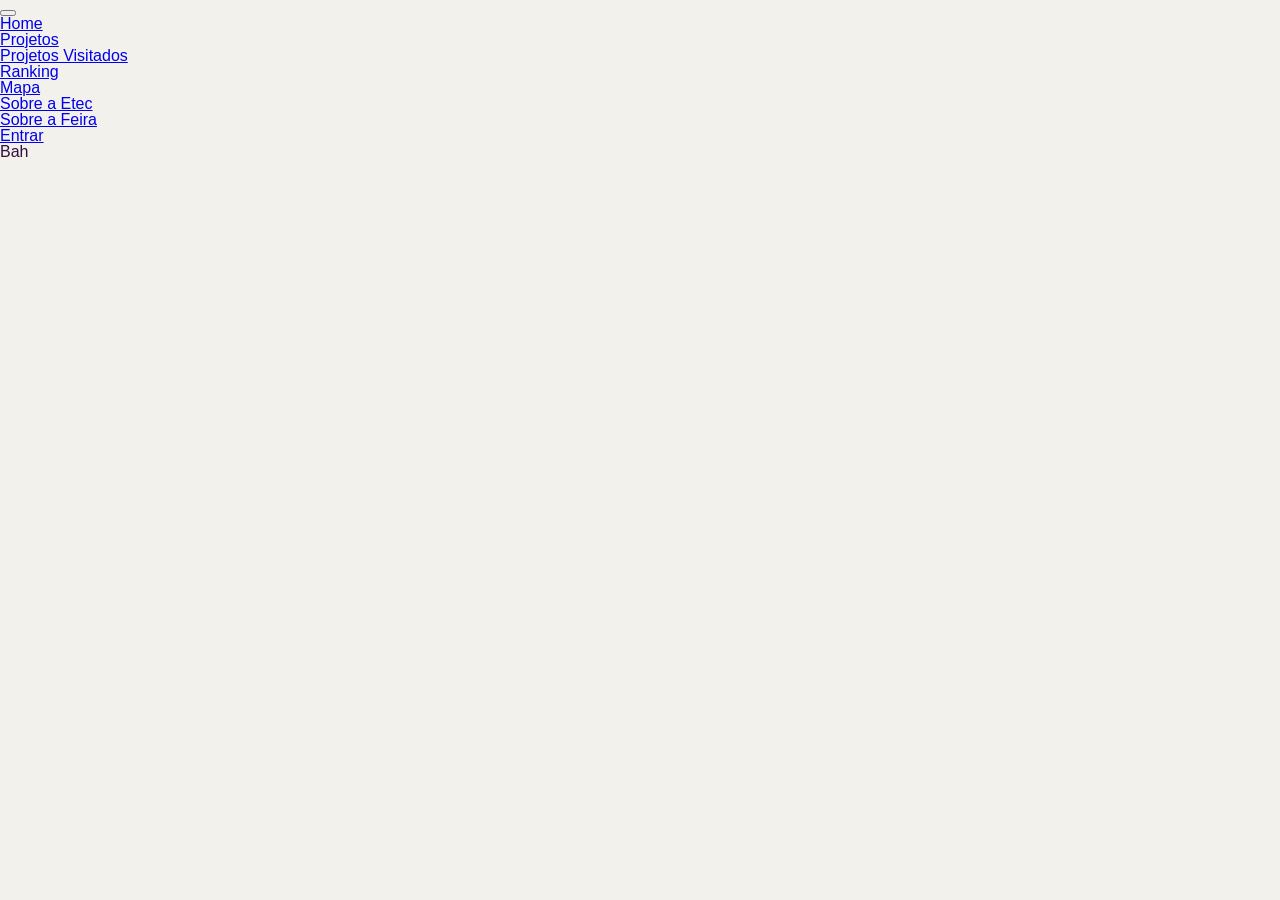
<file: components/Menu/exemplo-Menu.html>
<!DOCTYPE html>
<html lang="pt-br">
<head>
    <meta charset="UTF-8">
    <meta name="viewport" content="width=device-width, initial-scale=1.0">

    <link rel="stylesheet" href="../../reset.css">
    <link rel="stylesheet" href="../../index.css">

    <title>Modelo de Menu</title>
</head>

<body>
    <menu-component></menu-component>
    <h1>Bah</h1>
    <script type="module" src="Menu.js" defer></script>
</body>
</html>
</file>
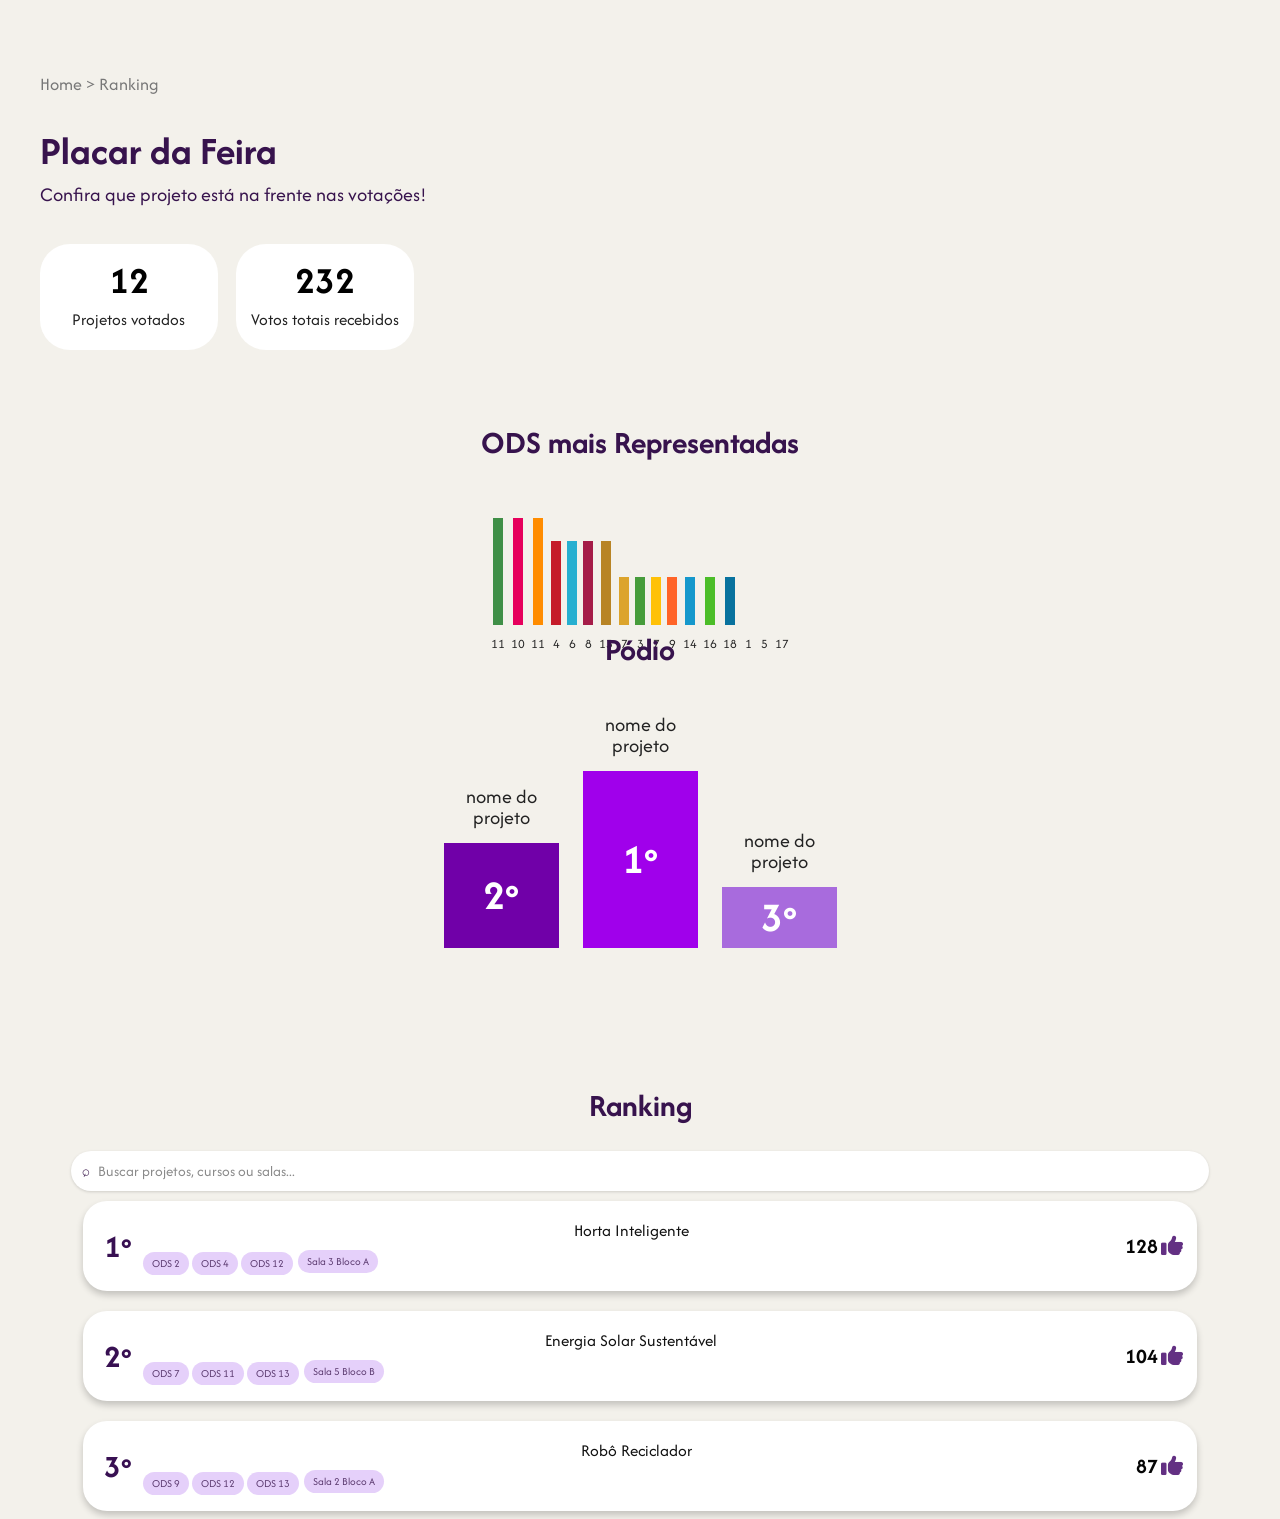
<file: pages/Ranking/Ranking.html>
<!DOCTYPE html>
<html lang="pt-BR">

<head>
    <meta charset="UTF-8">
    <meta name="viewport" content="width=device-width, initial-scale=1.0">

    <!-- Fontes -->
    <link rel="preconnect" href="https://fonts.googleapis.com">
    <link rel="preconnect" href="https://fonts.gstatic.com" crossorigin>

    <link
        href="https://fonts.googleapis.com/css2?family=Afacad:ital,wght@0,400..700;1,400..700&display=swap"
        rel="stylesheet"
    >

    <link
        href="https://fonts.googleapis.com/css2?family=Ubuntu:ital,wght@0,300;0,400;0,500;0,700;1,300;1,400;1,500;1,700&display=swap"
        rel="stylesheet"
    >

    <!-- Font Awesome -->
    <link
        rel="stylesheet"
        href="https://cdnjs.cloudflare.com/ajax/libs/font-awesome/6.5.2/css/all.min.css"
    >

    <!-- CSS global -->
    <link rel="stylesheet" href="../../index.css">

    <!-- CSS da página -->
    <link rel="stylesheet" href="./Ranking.css">

    <!-- CSS dos componentes -->
    <link rel="stylesheet" href="../../components/CardRanking/CardRanking.css">
    <link rel="stylesheet" href="../../components/GraficoODS/GraficoODS.css">
    <link rel="stylesheet" href="../../components/SearchBar/SearchBar.css">

    <title>Ranking</title>
</head>

<body>
    <!-- =========================
         HEADER
    ========================== -->

    <header class="ranking-header">

        <div class="ranking-header__breadcrumb">
            <a href="/index.html">Home</a>
            <span>&gt;</span>
            <span>Ranking</span>
        </div>

        <div class="ranking-header__content">
            <h1>Placar da Feira</h1>

            <p>
                Confira que projeto está na frente nas votações!
            </p>
        </div>

        <div class="ranking-header__estatisticas">

            <div class="ranking-header__estatistica">
                <strong>12</strong>
                <span>Projetos votados</span>
            </div>

            <div class="ranking-header__estatistica">
                <strong>232</strong>
                <span>Votos totais recebidos</span>
            </div>

        </div>

    </header>

    <main>



        <!-- =========================
             ODS
        ========================== -->

        <section class="ranking-ods">

            <h2>ODS mais Representadas</h2>

            <div class="grafico-ods">
                <div class="grafico-ods__container">
                    <div
                        id="graficoODS"
                        class="grafico-ods__barras"
                    ></div>
                </div>
            </div>

        </section>


        <!-- =========================
             PÓDIO
        ========================== -->

        <section class="podio">

            <h2 class="podio__titulo">
                Pódio
            </h2>

            <div class="podio__container">

                <!-- 2º lugar -->
                <div class="podio__participante podio__participante--segundo">

                    <div class="podio__nome">
                        nome do<br>
                        projeto
                    </div>

                    <div class="podio__bloco">
                        <span>2º</span>
                    </div>

                </div>


                <!-- 1º lugar -->
                <div class="podio__participante podio__participante--primeiro">

                    <div class="podio__avatar"></div>

                    <div class="podio__nome">
                        nome do<br>
                        projeto
                    </div>

                    <div class="podio__bloco">
                        <span>1º</span>
                    </div>

                </div>


                <!-- 3º lugar -->
                <div class="podio__participante podio__participante--terceiro">

                    <div class="podio__nome">
                        nome do<br>
                        projeto
                    </div>

                    <div class="podio__bloco">
                        <span>3º</span>
                    </div>

                </div>

            </div>

        </section>


        <!-- =========================
             RANKING
        ========================== -->

        <section class="ranking-lista">

            <h2>Ranking</h2>

            <div id="barra-busca"></div>

            <div id="products"></div>

        </section>

    </main>


    <footer>
    </footer>


    <!-- JavaScript -->
    <script type="module" src="./Ranking.js"></script>
    <script src="../../components/SearchBar/SearchBar.js"></script>

</body>

</html>
</file>
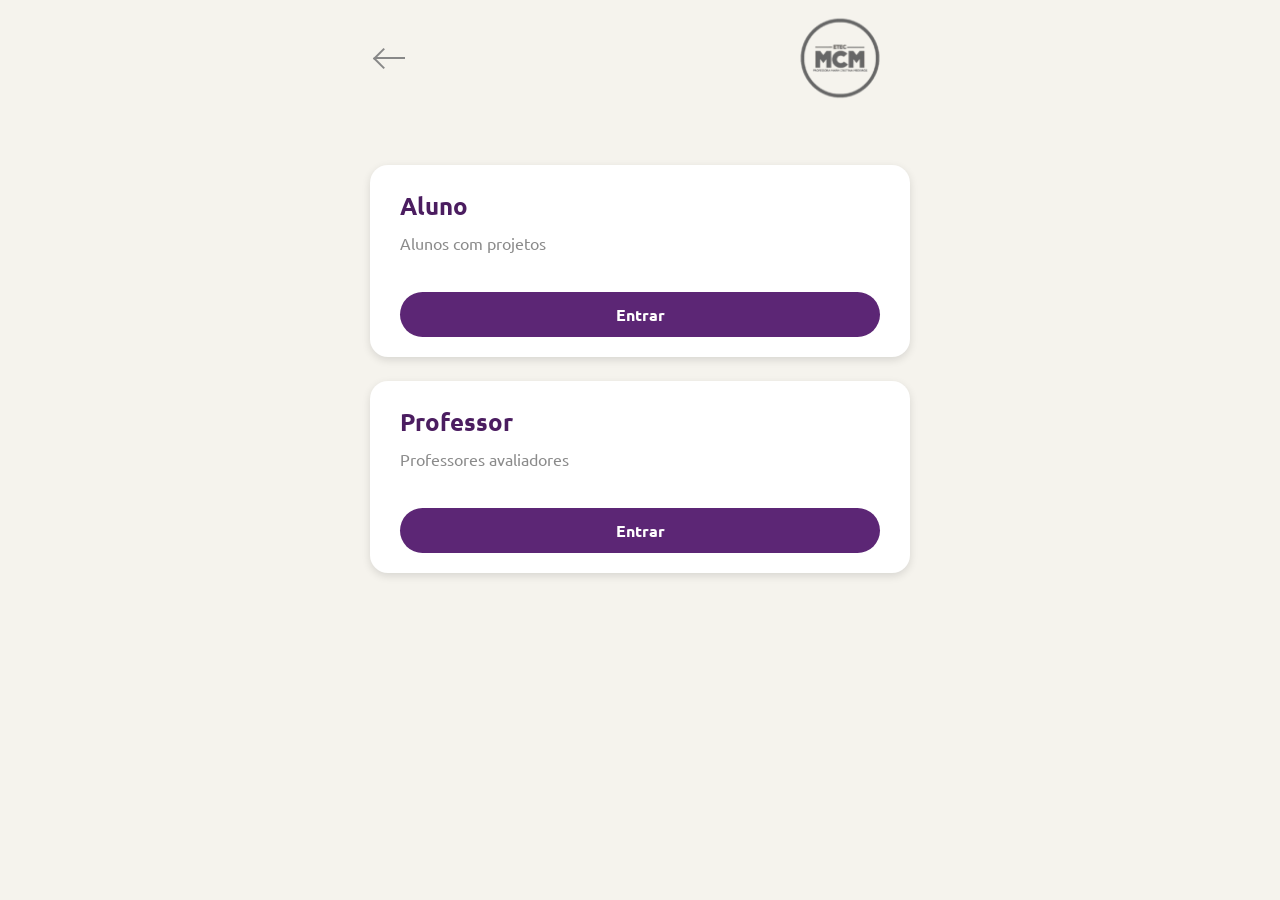
<file: pages/Tipo_visitante/tipo_visitante.html>
<!DOCTYPE html>
<html lang="en">

<head>
    <meta charset="UTF-8">
    <meta name="viewport" content="width=device-width, initial-scale=1.0">
    <title>MCM - Acesso</title>
    <link rel="stylesheet" href="visitante.css">
    <link rel="preconnect" href="https://fonts.googleapis.com">
    <link rel="preconnect" href="https://fonts.gstatic.com" crossorigin>
    <link href="https://fonts.googleapis.com/css2?family=Ubuntu:wght@400;500;700&display=swap" rel="stylesheet">
</head>

<body>
    <main class="pagina">

        <!--Cabeçalho-->
        <header class="cabecalho">

            <a href="../../index.html" class="botao-voltar" aria-label="Voltar">
                <span></span>
            </a>

            <div class="logo">
                <a href="../../index.html">
                    <img src="img/download.png" alt="Logo MCM">
                </a>
            </div>


        </header>

        <!--Opções de acesso-->
        <section class="opcoes">



            <!--Aluno-->
            <div class="card">
                <h2>Aluno</h2>
                <p>Alunos com projetos</p>

                <button class="btn-entrar">Entrar</button>
            </div>

            <!--Professor-->
            <div class="card">
                <h2>Professor</h2>
                <p>Professores avaliadores</p>

                <button class="btn-entrar">Entrar</button>
            </div>

        </section>
    </main>
</body>

</html>
</file>
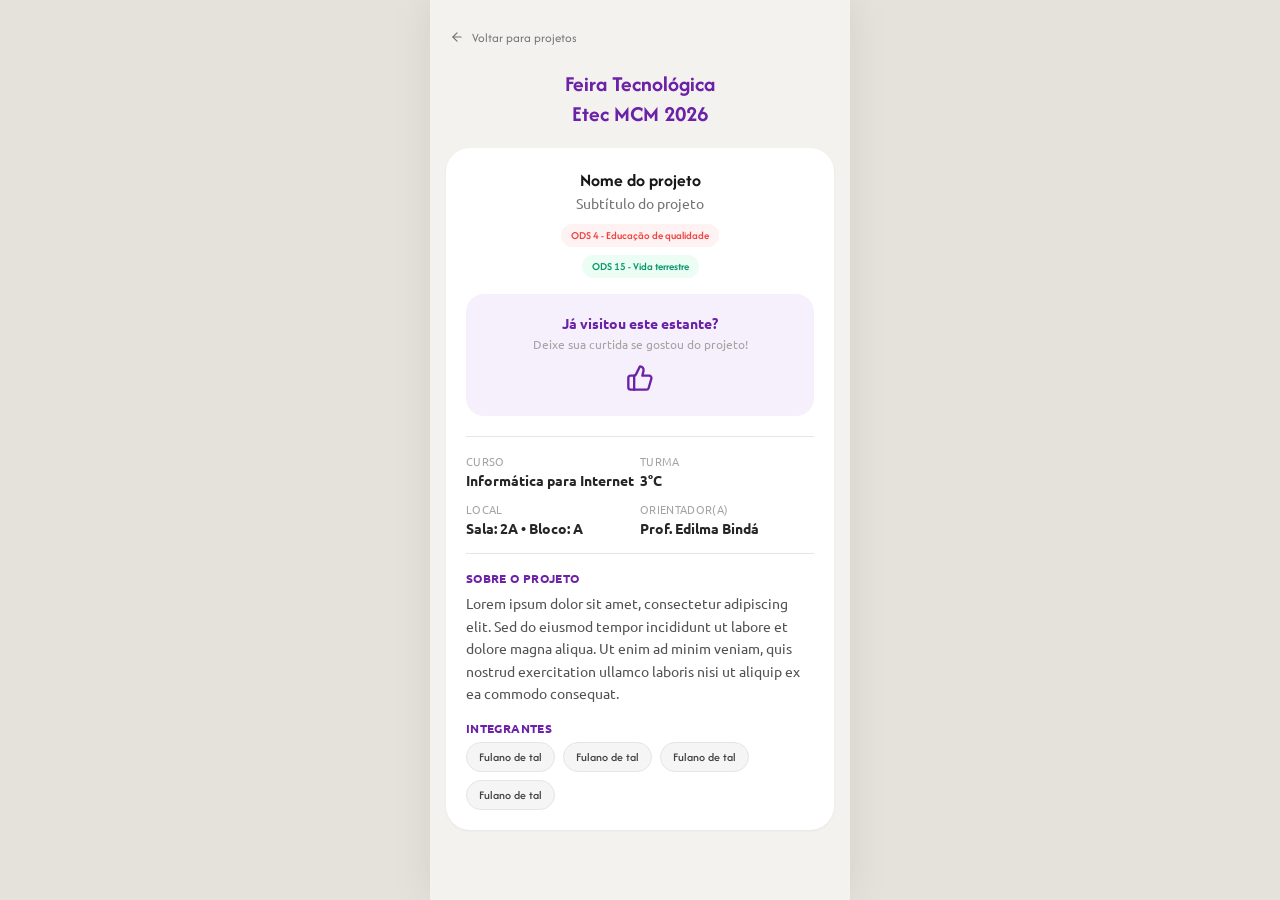
<file: pages/Votacao/Votacao.html>
<!DOCTYPE html>
<html lang="pt-BR">

<head>
    <meta charset="UTF-8">
    <meta name="viewport" content="width=device-width, initial-scale=1.0">

    <link rel="preconnect" href="https://fonts.googleapis.com">
    <link rel="preconnect" href="https://fonts.gstatic.com" crossorigin>
    <link href="https://fonts.googleapis.com/css2?family=Afacad:ital,wght@0,400..700;1,400..700&display=swap"
        rel="stylesheet">
    <link
        href="https://fonts.googleapis.com/css2?family=Ubuntu:ital,wght@0,300;0,400;0,500;0,700;1,300;1,400;1,500;1,700&display=swap"
        rel="stylesheet">
    <link rel="stylesheet" href="https://cdnjs.cloudflare.com/ajax/libs/font-awesome/6.5.1/css/all.min.css">

    <link rel="stylesheet" href="../../index.css">
    <link rel="stylesheet" href="Votacao.css">

    <title>Votacao</title>
</head>

<!--Mudar as fonts;
fazer o menu;
Modal. -->



<body>

    <div class="app">


        <header class="header">
        
        
        </header>

        <div class="back-link-wrap">
           <a href="../Projetos/Projetos.html" >  <button class="back-link" id="backLinkBtn">
                <svg width="14" height="14" viewBox="0 0 24 24" fill="none" stroke="currentColor" stroke-width="2"
                    stroke-linecap="round" stroke-linejoin="round">
                    <line x1="19" y1="12" x2="5" y2="12"></line>
                    <polyline points="12 19 5 12 12 5"></polyline>
                </svg>
                Voltar para projetos
            </button> </a>
        </div>


        <div class="title-wrap">
            <h1 class="page-title">Feira Tecnológica<br>Etec MCM 2026</h1>
        </div>

        <!--
            data-project-id: o BACK deve preencher esse valor dinamicamente
            (via template engine, atributo renderizado no servidor, ou
            lido da URL/rota, ex: /votar/123). O script.js lê esse atributo
            para saber em qual projeto o voto deve ser registrado.
        -->
        <main class="card" data-project-id="">

            <div class="project-head">
                <h2 class="project-name">Nome do projeto</h2>
                <p class="project-subtitle">Subtítulo do projeto</p>

                <div class="tags">
                    <span class="tag tag-red">ODS 4 - Educação de qualidade</span>
                    <span class="tag tag-green">ODS 15 - Vida terrestre</span>
                </div>
            </div>

            <button class="vote-box" id="voteBtn" type="button">
                <p class="vote-title">Já visitou este estante?</p>
                <p class="vote-subtitle">Deixe sua curtida se gostou do projeto!</p>
                <svg id="thumbIcon" class="thumb-icon" width="28" height="28" viewBox="0 0 24 24" fill="none"
                    stroke="currentColor" stroke-width="2" stroke-linecap="round" stroke-linejoin="round">
                    <path d="M7 10v12"></path>
                    <path
                        d="M15 5.88 14 10h5.83a2 2 0 0 1 1.92 2.56l-2.33 8A2 2 0 0 1 17.5 22H4a2 2 0 0 1-2-2v-8a2 2 0 0 1 2-2h2.76a2 2 0 0 0 1.79-1.11L12 2h0a3.13 3.13 0 0 1 3 3.88Z">
                    </path>
                </svg>
            </button>

            <hr class="divider">

            <div class="info-grid">
                <div class="info-item">
                    <p class="info-label">Curso</p>
                    <p class="info-value">Informática para Internet</p>
                </div>
                <div class="info-item">
                    <p class="info-label">Turma</p>
                    <p class="info-value">3°C</p>
                </div>
                <div class="info-item">
                    <p class="info-label">Local</p>
                    <p class="info-value">Sala: 2A &bull; Bloco: A</p>
                </div>
                <div class="info-item">
                    <p class="info-label">Orientador(a)</p>
                    <p class="info-value">Prof. Edilma Bindá</p>
                </div>
            </div>

            <hr class="divider">

            <section class="about">
                <p class="section-label">Sobre o projeto</p>
                <p class="about-text">
                    Lorem ipsum dolor sit amet, consectetur adipiscing elit. Sed do eiusmod tempor
                    incididunt ut labore et dolore magna aliqua. Ut enim ad minim veniam, quis nostrud
                    exercitation ullamco laboris nisi ut aliquip ex ea commodo consequat.
                </p>
            </section>

            <section class="members">
                <p class="section-label">Integrantes</p>
                <div class="chips" id="membersList">
                    <span class="chip">Fulano de tal</span>
                    <span class="chip">Fulano de tal</span>
                    <span class="chip">Fulano de tal</span>
                    <span class="chip">Fulano de tal</span>
                </div>
            </section>

        </main>
    </div>

    <div class="modal-overlay" id="modalOverlay">
        <div class="modal-box">
            <button class="modal-close" id="modalCloseBtn" aria-label="Fechar">
                <svg width="18" height="18" viewBox="0 0 24 24" fill="none" stroke="currentColor" stroke-width="2"
                    stroke-linecap="round" stroke-linejoin="round">
                    <line x1="18" y1="6" x2="6" y2="18"></line>
                    <line x1="6" y1="6" x2="18" y2="18"></line>
                </svg>
            </button>

            <div class="modal-icon" id="modalIcon">
                <svg width="28" height="28" viewBox="0 0 24 24" fill="none" stroke="currentColor" stroke-width="2.5"
                    stroke-linecap="round" stroke-linejoin="round">
                    <polyline points="20 6 9 17 4 12"></polyline>
                </svg>
            </div>

            <h3 class="modal-title" id="modalTitle">Voto registrado!</h3>
            <p class="modal-text" id="modalText">Obrigado por visitar o estande e apoiar este projeto.</p>

            <button class="modal-btn" id="modalOkBtn" type="button">Fechar</button>
        </div>
    </div>

    <script src="Votacao.js"></script>
   
</body>

</html>
</file>
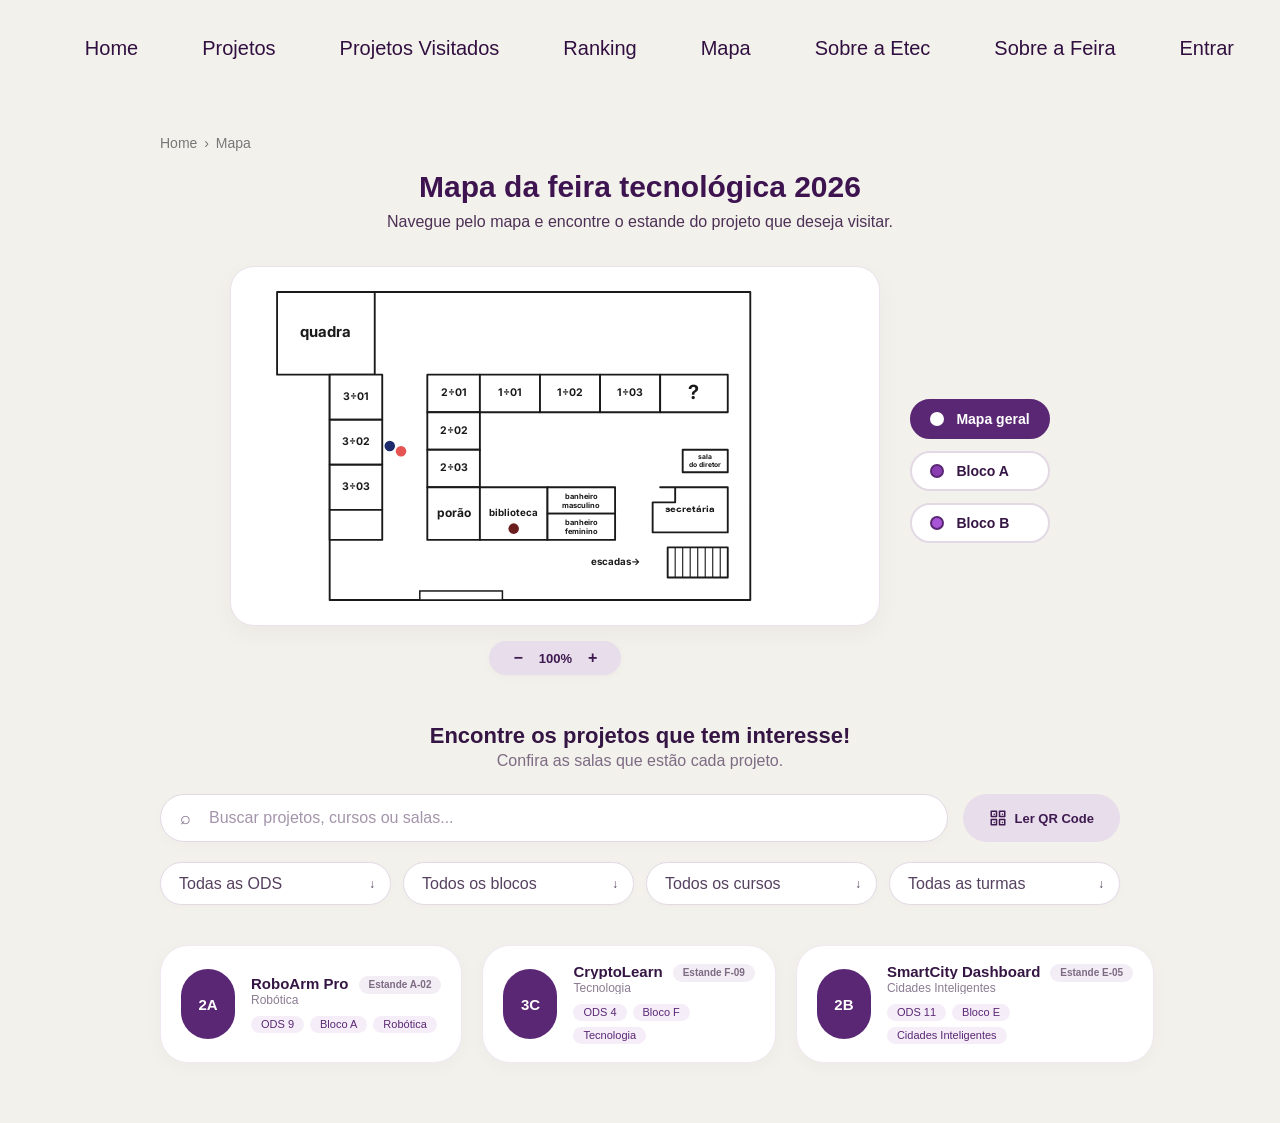
<file: pages/turma-A/Mapa/mapa.html>
<!DOCTYPE html>
<html lang="pt-br">

<head>
    <meta charset="UTF-8">
    <meta name="viewport" content="width=device-width, initial-scale=1.0">

    <!-- CSS -->
    <link rel="stylesheet" href="../../../reset.css">
    <link rel="stylesheet" href="../../../index.css">
    <link rel="stylesheet" href="../../../components/Menu/Menu.css">
    <link rel="stylesheet" href="Mapa.css">

    <title>Mapa da Feira</title>
</head>

<body>
    
    <!-- Componente do Menu -->
    <menu-component></menu-component>

    <main class="container-mapa">

        <!-- Breadcrumb & Cabeçalho -->
        <p class="breadcrumb">
            Home <span>›</span> Mapa
        </p>

        <header class="cabecalho">
            <h1>Mapa da feira tecnológica 2026</h1>
            <p class="descricao">
                Navegue pelo mapa e encontre o estande do projeto que deseja visitar.
            </p>
        </header>

        <!-- Seção Principal: Mapa e Seleção de Bloco -->
        <!-- Seção Principal: Mapa SVG e Seleção de Bloco -->
        <section class="secao-mapa">
            <div class="mapa-wrapper">
                <div class="mapa-container" id="mapa-container">
                    <!-- SVG Vetorial do Mapa -->
                    <svg id="svg-mapa" viewBox="0 0 800 450" xmlns="http://www.w3.org/2000/svg">
                        <!-- Estilos Internos do SVG -->
                        <style>
                            .parede {
                                fill: #ffffff;
                                stroke: #1a1a1a;
                                stroke-width: 2.5;
                                stroke-linejoin: round;
                            }

                            .texto-sala {
                                font-family: 'Inter', sans-serif;
                                font-weight: bold;
                                fill: #1a1a1a;
                                text-anchor: middle;
                                dominant-baseline: middle;
                            }

                            .ponto-azul {
                                fill: #1d2a6b;
                            }

                            .ponto-vermelho {
                                fill: #e55353;
                            }

                            .ponto-marrom {
                                fill: #6b1d1d;
                            }

                            /* Destaque de Blocos via JS */
                            .bloco-a-elem,
                            .bloco-b-elem {
                                transition: opacity 0.3s ease, fill 0.3s ease;
                            }

                            .escondido {
                                opacity: 0.2;
                            }

                            .selecionado-bloco {
                                fill: #f3e8f7 !important;
                            }
                        </style>

                        <!-- Moldura Externa -->
                        <rect x="100" y="20" width="560" height="410" class="parede" />

                        <!-- Quadra -->
                        <rect x="30" y="20" width="130" height="110" class="parede" />
                        <text x="95" y="75" font-size="20" class="texto-sala">quadra</text>

                        <!-- Blocos e Salas (Bloco A) -->
                        <g id="grupo-bloco-a" class="bloco-a-elem">
                            <rect x="230" y="130" width="70" height="50" class="parede sala-node" data-sala="2A" />
                            <text x="265" y="155" font-size="14" class="texto-sala">2÷01</text>

                            <rect x="300" y="130" width="80" height="50" class="parede sala-node" data-sala="1A" />
                            <text x="340" y="155" font-size="14" class="texto-sala">1÷01</text>

                            <rect x="380" y="130" width="80" height="50" class="parede sala-node" data-sala="1B" />
                            <text x="420" y="155" font-size="14" class="texto-sala">1÷02</text>

                            <rect x="460" y="130" width="80" height="50" class="parede sala-node" data-sala="1C" />
                            <text x="500" y="155" font-size="14" class="texto-sala">1÷03</text>

                            <rect x="540" y="130" width="90" height="50" class="parede" />
                            <text x="585" y="155" font-size="26" class="texto-sala">?</text>
                        </g>

                        <!-- Salas Corredor Esquerdo (Bloco B) -->
                        <g id="grupo-bloco-b" class="bloco-b-elem">
                            <rect x="100" y="130" width="70" height="60" class="parede sala-node" data-sala="3A" />
                            <text x="135" y="160" font-size="14" class="texto-sala">3÷01</text>

                            <rect x="100" y="190" width="70" height="60" class="parede sala-node" data-sala="3B" />
                            <text x="135" y="220" font-size="14" class="texto-sala">3÷02</text>

                            <rect x="100" y="250" width="70" height="60" class="parede sala-node" data-sala="3C" />
                            <text x="135" y="280" font-size="14" class="texto-sala">3÷03</text>

                            <rect x="100" y="310" width="70" height="40" class="parede" />
                        </g>

                        <!-- Salas Centro -->
                        <rect x="230" y="180" width="70" height="50" class="parede" />
                        <text x="265" y="205" font-size="14" class="texto-sala">2÷02</text>

                        <rect x="230" y="230" width="70" height="50" class="parede" />
                        <text x="265" y="255" font-size="14" class="texto-sala">2÷03</text>

                        <rect x="230" y="280" width="70" height="70" class="parede" />
                        <text x="265" y="315" font-size="16" class="texto-sala">porão</text>

                        <!-- Biblioteca e Banheiros -->
                        <rect x="300" y="280" width="90" height="70" class="parede" />
                        <text x="345" y="315" font-size="13" class="texto-sala">biblioteca</text>

                        <rect x="390" y="280" width="90" height="35" class="parede" />
                        <text x="435" y="293" font-size="10" class="texto-sala">banheiro</text>
                        <text x="435" y="305" font-size="10" class="texto-sala">masculino</text>

                        <rect x="390" y="315" width="90" height="35" class="parede" />
                        <text x="435" y="328" font-size="10" class="texto-sala">banheiro</text>
                        <text x="435" y="340" font-size="10" class="texto-sala">feminino</text>

                        <!-- Secretaria e Diretoria -->
                        <rect x="570" y="230" width="60" height="30" class="parede" />
                        <text x="600" y="240" font-size="9" class="texto-sala">sala</text>
                        <text x="600" y="250" font-size="9" class="texto-sala">do diretor</text>

                        <path d="M 540 280 L 630 280 L 630 340 L 530 340 L 530 300 L 560 300 L 560 280 Z"
                            class="parede" />
                        <text x="580" y="310" font-size="13" class="texto-sala">secretária</text>

                        <!-- Escadas -->
                        <g transform="translate(550, 360)">
                            <rect x="0" y="0" width="80" height="40" class="parede" />
                            <line x1="10" y1="0" x2="10" y2="40" stroke="#1a1a1a" stroke-width="1.5" />
                            <line x1="20" y1="0" x2="20" y2="40" stroke="#1a1a1a" stroke-width="1.5" />
                            <line x1="30" y1="0" x2="30" y2="40" stroke="#1a1a1a" stroke-width="1.5" />
                            <line x1="40" y1="0" x2="40" y2="40" stroke="#1a1a1a" stroke-width="1.5" />
                            <line x1="50" y1="0" x2="50" y2="40" stroke="#1a1a1a" stroke-width="1.5" />
                            <line x1="60" y1="0" x2="60" y2="40" stroke="#1a1a1a" stroke-width="1.5" />
                            <line x1="70" y1="0" x2="70" y2="40" stroke="#1a1a1a" stroke-width="1.5" />
                        </g>
                        <text x="480" y="380" font-size="13" class="texto-sala">escadas-></text>

                        <!-- Portão Entrada -->
                        <rect x="220" y="418" width="110" height="12" fill="#ffffff" stroke="#1a1a1a"
                            stroke-width="2" />

                        <!-- Indicadores/Pontos coloridos da imagem -->
                        <circle cx="180" cy="225" r="7" class="ponto-azul" />
                        <circle cx="195" cy="232" r="7" class="ponto-vermelho" />
                        <circle cx="345" cy="335" r="7" class="ponto-marrom" />
                    </svg>
                </div>

                <!-- Controle de Zoom em pílula -->
                <div class="controles-zoom">
                    <button type="button" class="btn-zoom" id="zoom-out">−</button>
                    <span id="zoom-porcentagem">100%</span>
                    <button type="button" class="btn-zoom" id="zoom-in">+</button>
                </div>
            </div>

            <!-- Botões Selecionáveis do Mapa (Alternáveis) -->
            <aside class="selecao-blocos">
                <button type="button" class="btn-bloco ativo" data-bloco="geral">
                    <span class="indicador-cor cor-geral"></span>
                    <span>Mapa geral</span>
                </button>

                <button type="button" class="btn-bloco" data-bloco="bloco-a">
                    <span class="indicador-cor cor-bloco-a"></span>
                    <span>Bloco A</span>
                </button>

                <button type="button" class="btn-bloco" data-bloco="bloco-b">
                    <span class="indicador-cor cor-bloco-b"></span>
                    <span>Bloco B</span>
                </button>
            </aside>
        </section>

        <!-- Seção de Busca e Filtros -->
        <section class="secao-busca">
            <div class="titulo-busca">
                <h2>Encontre os projetos que tem interesse!</h2>
                <p>Confira as salas que estão cada projeto.</p>
            </div>

            <!-- Linha de Busca + Leitor QR Code -->
            <div class="linha-busca-qr">
                <div class="container-busca">
                    <span class="icone-busca">⌕</span>
                    <input type="text" id="campo-busca" placeholder="Buscar projetos, cursos ou salas..."
                        autocomplete="off">
                </div>

                <button type="button" class="btn-qr">
                    <svg width="18" height="18" viewBox="0 0 24 24" fill="none" stroke="currentColor" stroke-width="2"
                        stroke-linecap="round" stroke-linejoin="round">
                        <rect x="3" y="3" width="7" height="7"></rect>
                        <rect x="14" y="3" width="7" height="7"></rect>
                        <rect x="14" y="14" width="7" height="7"></rect>
                        <rect x="3" y="14" width="7" height="7"></rect>
                        <line x1="7" y1="7" x2="7.01" y2="7"></line>
                        <line x1="18" y1="7" x2="18.01" y2="7"></line>
                        <line x1="7" y1="18" x2="7.01" y2="18"></line>
                        <line x1="18" y1="18" x2="18.01" y2="18"></line>
                    </svg>
                    <span>Ler QR Code</span>
                </button>
            </div>

            <!-- Filtros em Dropdown com Opções -->
            <div class="grid-filtros">
                <!-- ODS 1 a 17 -->
                <div class="select-container">
                    <select id="filtro-ods">
                        <option value="">Todas as ODS</option>
                        <option value="1">ODS 1 - Erradicação da Pobreza</option>
                        <option value="2">ODS 2 - Fome Zero e Agricultura Sustentável</option>
                        <option value="3">ODS 3 - Saúde e Bem-Estar</option>
                        <option value="4">ODS 4 - Educação de Qualidade</option>
                        <option value="5">ODS 5 - Igualdade de Gênero</option>
                        <option value="6">ODS 6 - Água Potável e Saneamento</option>
                        <option value="7">ODS 7 - Energia Limpa e Acessível</option>
                        <option value="8">ODS 8 - Trabalho Decente e Crescimento Econômico</option>
                        <option value="9">ODS 9 - Indústria, Inovação e Infraestrutura</option>
                        <option value="10">ODS 10 - Redução das Desigualdades</option>
                        <option value="11">ODS 11 - Cidades e Comunidades Sustentáveis</option>
                        <option value="12">ODS 12 - Consumo e Produção Responsáveis</option>
                        <option value="13">ODS 13 - Ação Contra a Mudança Global do Clima</option>
                        <option value="14">ODS 14 - Vida na Água</option>
                        <option value="15">ODS 15 - Vida Terrestre</option>
                        <option value="16">ODS 16 - Paz, Justiça e Instituições Eficazes</option>
                        <option value="17">ODS 17 - Parcerias e Meios de Implementação</option>
                    </select>
                </div>

                <!-- Blocos A e B -->
                <div class="select-container">
                    <select id="filtro-blocos">
                        <option value="">Todos os blocos</option>
                        <option value="bloco-a">Bloco A</option>
                        <option value="bloco-b">Bloco B</option>
                    </select>
                </div>

                <!-- Cursos -->
                <div class="select-container">
                    <select id="filtro-cursos">
                        <option value="">Todos os cursos</option>
                        <option value="informatica">Informática para Internet</option>
                        <option value="rh">Recursos Humanos</option>
                        <option value="administracao">Administração</option>
                        <option value="logistica">Logística</option>
                        <option value="quimica">Química</option>
                    </select>
                </div>

                <!-- Turmas (1A até 3E) -->
                <div class="select-container">
                    <select id="filtro-turmas">
                        <option value="">Todas as turmas</option>
                        <!-- 1º Ano -->
                        <option value="1a">1º A</option>
                        <option value="1b">1º B</option>
                        <option value="1c">1º C</option>
                        <option value="1d">1º D</option>
                        <option value="1e">1º E</option>
                        <option value="1f">1º F</option>

                        <!-- 2º Ano -->
                        <option value="2a">2º A</option>
                        <option value="2b">2º B</option>
                        <option value="2c">2º C</option>
                        <option value="2d">2º D</option>
                        <option value="2e">2º E</option>
                        <option value="2f">2º F</option>

                        <!-- 3º Ano -->
                        <option value="3a">3º A</option>
                        <option value="3b">3º B</option>
                        <option value="3c">3º C</option>
                        <option value="3d">3º D</option>
                        <option value="3e">3º E</option>
                        <option value="3f">3º F</option>

                    </select>
                </div>
            </div>
        </section>

        <!-- Grid de Cartões dos Projetos -->
        <!-- Grid de Cartões dos Projetos -->
        <section class="grid-projetos" id="lista-estandes">

            <!-- Projeto 1 -->
            <article class="cartao-projeto">
                <div class="sala-tag">
                    <span class="sala-numero">2A</span>
                </div>

                <div class="conteudo-projeto">
                    <div class="topo-card">
                        <div class="info-principal">
                            <h3>Nome do projeto</h3>
                            <p class="subtitulo-projeto">Subtítulo do projeto aqui</p>
                        </div>
                        <span class="badge-status status-nao-visitado">Não visitado</span>
                    </div>

                    <div class="tags-projeto">
                        <span class="tag-info">ODS 4</span>
                        <span class="tag-info">Bloco A</span>
                        <span class="tag-info">Informática</span>
                    </div>
                </div>
            </article>

            <!-- Projeto 2 -->
            <article class="cartao-projeto">
                <div class="sala-tag">
                    <span class="sala-numero">3B</span>
                </div>

                <div class="conteudo-projeto">
                    <div class="topo-card">
                        <div class="info-principal">
                            <h3>Nome do projeto</h3>
                            <p class="subtitulo-projeto">Subtítulo do projeto aqui</p>
                        </div>
                        <span class="badge-status status-visitado">Visitado</span>
                    </div>

                    <div class="tags-projeto">
                        <span class="tag-info">ODS 9</span>
                        <span class="tag-info">Bloco B</span>
                        <span class="tag-info">Química</span>
                    </div>
                </div>
            </article>

            <!-- Projeto 3 -->
            <article class="cartao-projeto">
                <div class="sala-tag">
                    <span class="sala-numero">1C</span>
                </div>

                <div class="conteudo-projeto">
                    <div class="topo-card">
                        <div class="info-principal">
                            <h3>Nome do projeto</h3>
                            <p class="subtitulo-projeto">Subtítulo do projeto aqui</p>
                        </div>
                        <span class="badge-status status-nao-visitado">Não visitado</span>
                    </div>

                    <div class="tags-projeto">
                        <span class="tag-info">ODS 11</span>
                        <span class="tag-info">Bloco A</span>
                        <span class="tag-info">Administração</span>
                    </div>
                </div>
            </article>

        </section>
    </main>

    <!-- JavaScript -->
    <script src="Mapa.js"></script>
    <script type="module" src="../../../components/Menu/Menu.js" defer></script>
</body>

</html>
</file>
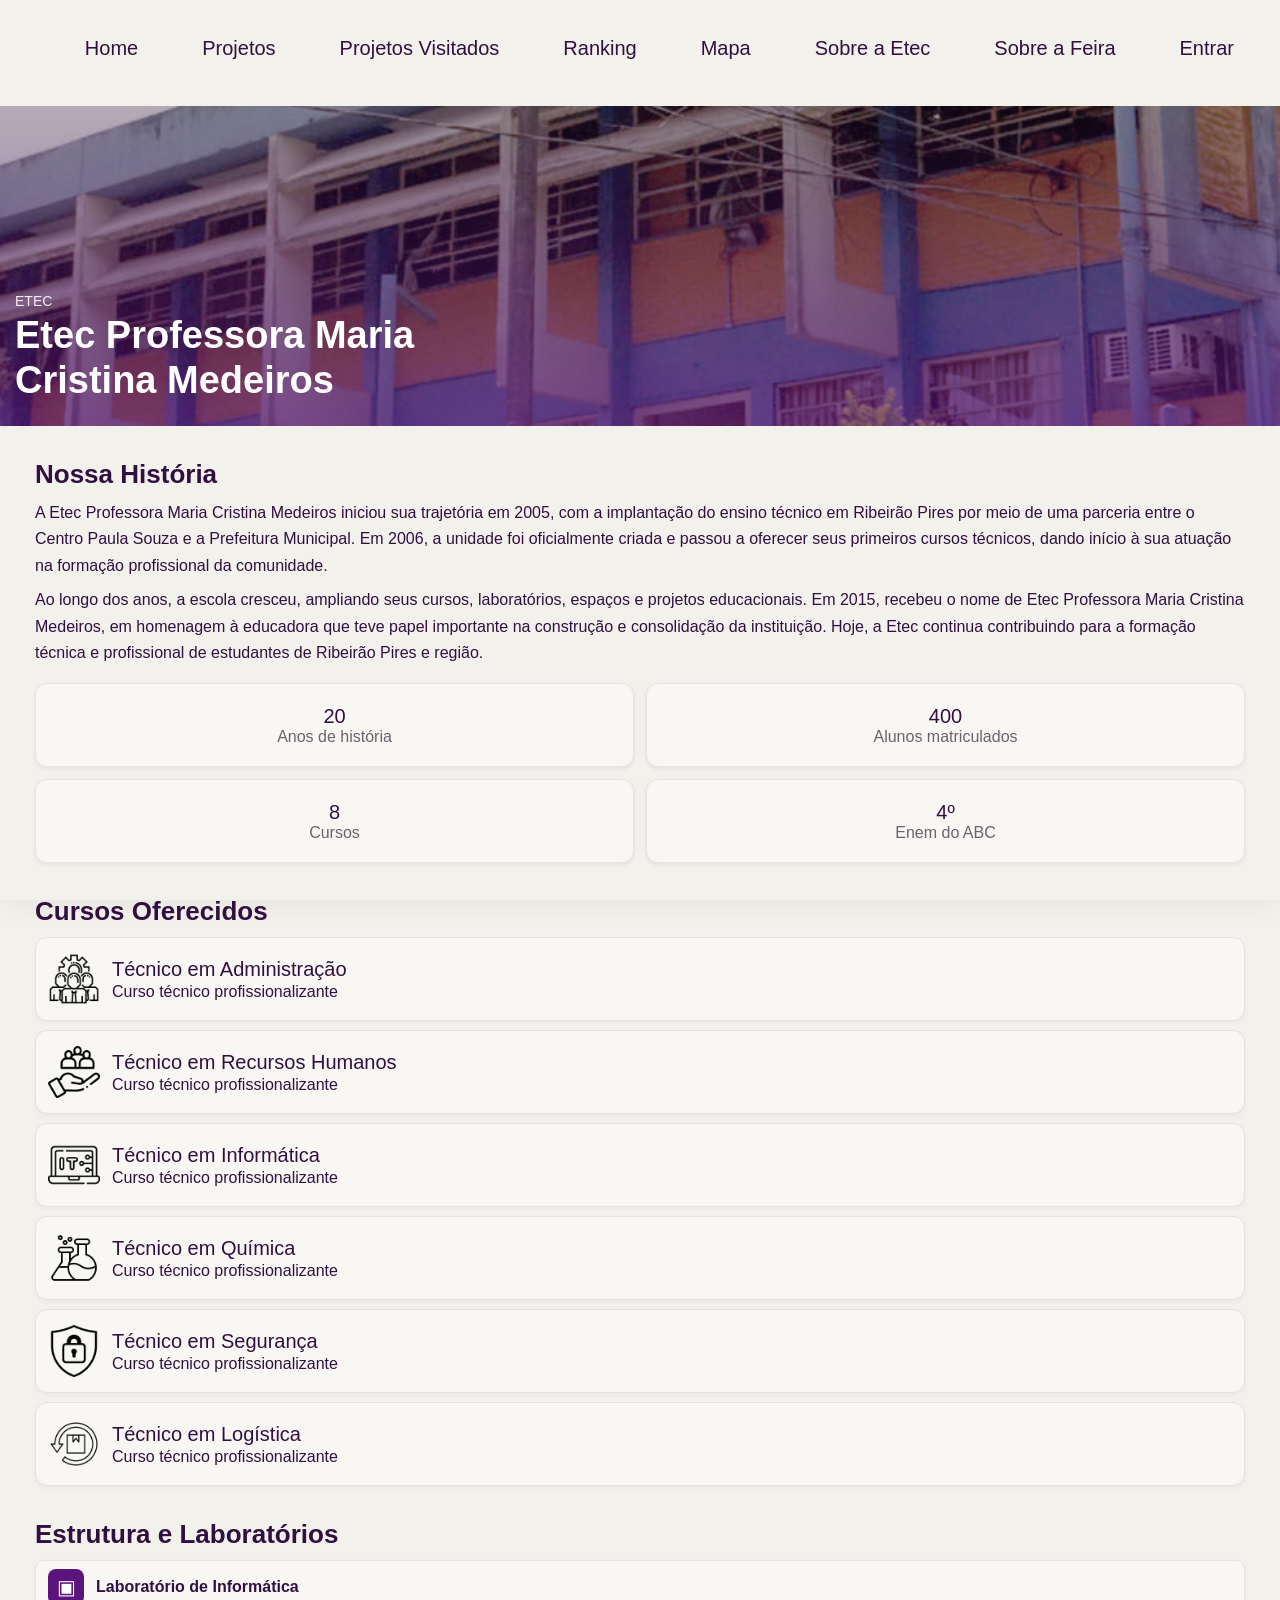
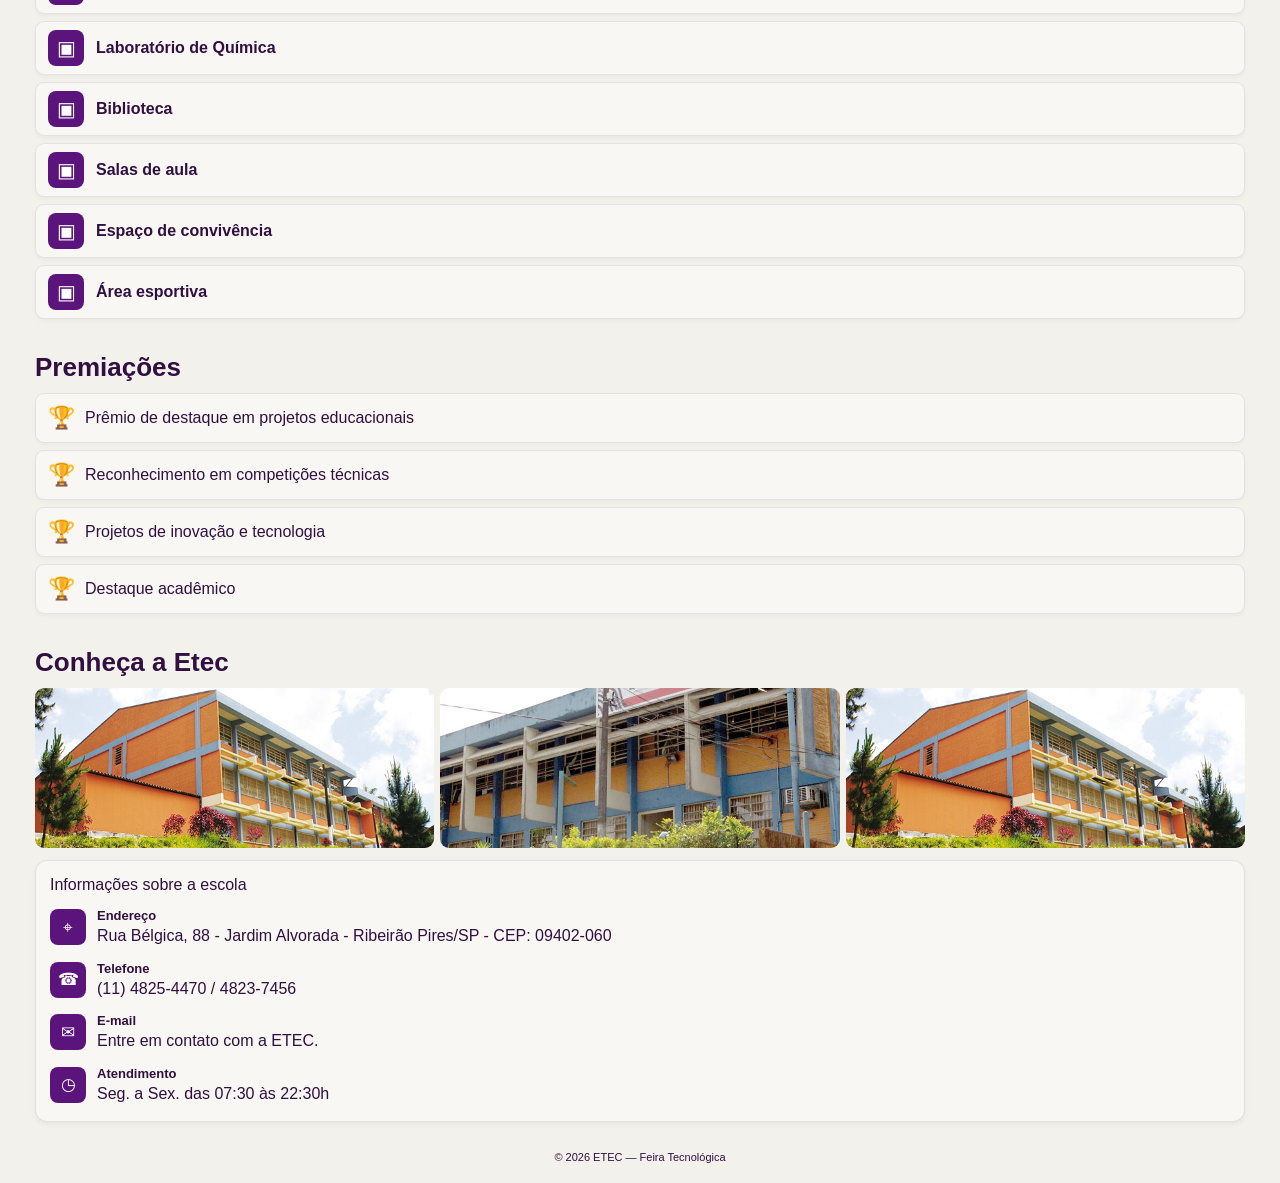
<file: pages/turma-A/SobreEtec/sobreEtec.html>
<!DOCTYPE html>
<html lang="pt-BR">
<head>
    <meta charset="UTF-8">
    <meta name="viewport" content="width=device-width, initial-scale=1.0">

    <title>Sobre a ETEC</title>
    <!-- CSS -->
    <link rel="stylesheet" href="../../../reset.css">
    <link rel="stylesheet" href="../../../index.css">
    <link rel="stylesheet" href="../../../components/Menu/Menu.css">
    <link rel="stylesheet" href="SobreEtec.css">
</head>

<body>

    <!-- =====================================================
         COMPONENTE MENU
    ====================================================== -->
    
    <menu-component></menu-component>


    <main>

        <!-- =================================================
             HERO
        ================================================== -->
        <section class="hero">

            <div class="hero-overlay"></div>

            <div class="hero-content">

                <span class="hero-small-title">
                    ETEC
                </span>

                <h1>
                    Etec Professora Maria Cristina
                    Medeiros
                </h1>

            </div>

        </section>


        <!-- =================================================
             NOSSA HISTÓRIA
        ================================================== -->
        <section class="section" id="historia">

            <h2>Nossa História</h2>

            <p class="history-text">
                A Etec Professora Maria Cristina Medeiros iniciou sua trajetória em 2005, com a implantação do ensino técnico em Ribeirão Pires por meio de uma parceria entre o Centro Paula Souza e a Prefeitura Municipal. Em 2006, a unidade foi oficialmente criada e passou a oferecer seus primeiros cursos técnicos, dando início à sua atuação na formação profissional da comunidade.
            </p>

            <p class="history-text">
                Ao longo dos anos, a escola cresceu, ampliando seus cursos, laboratórios, espaços e projetos educacionais. Em 2015, recebeu o nome de Etec Professora Maria Cristina Medeiros, em homenagem à educadora que teve papel importante na construção e consolidação da instituição. Hoje, a Etec continua contribuindo para a formação técnica e profissional de estudantes de Ribeirão Pires e região.
            </p>


            <!-- NÚMEROS -->
            <div class="statistics">

                <div class="stat-card">
                    <strong>20</strong>
                    <span>Anos de história</span>
                </div>

                <div class="stat-card">
                    <strong>400</strong>
                    <span>Alunos matriculados</span>
                </div>

                <div class="stat-card">
                    <strong>8</strong>
                    <span>Cursos</span>
                </div>

                <div class="stat-card">
                    <strong>4º</strong>
                    <span>Enem do ABC</span>
                </div>

            </div>

        </section>


        <!-- =================================================
             CURSOS
        ================================================== -->
        <section class="section" id="cursos">

            <h2>Cursos Oferecidos</h2>

            <div class="course-list">

                <article class="course-card">

                    <div class="course-icon">
                        <img src="./img/adm.png" alt="Ícone do curso de Administração">
                    </div>

                    <div class="course-info">
                        <h3>Técnico em Administração</h3>
                        <p>Curso técnico profissionalizante</p>
                    </div>

                </article>


                <article class="course-card">

                    <div class="course-icon">
                        <img src="./img/rh.png" alt="Ícone do curso de Recursos Humanos">
                    </div>

                    <div class="course-info">
                        <h3>Técnico em Recursos Humanos</h3>
                        <p>Curso técnico profissionalizante</p>
                    </div>

                </article>


                <article class="course-card">

                    <div class="course-icon">
                        <img src="./img/ti.png" alt="Ícone do curso de Informática">
                    </div>

                    <div class="course-info">
                        <h3>Técnico em Informática</h3>
                        <p>Curso técnico profissionalizante</p>
                    </div>

                </article>


                <article class="course-card">

                    <div class="course-icon">
                        <img src="img/quimica.png" alt="Ícone do curso de Química">
                    </div>

                    <div class="course-info">
                        <h3>Técnico em Química</h3>
                        <p>Curso técnico profissionalizante</p>
                    </div>

                </article>


                <article class="course-card">

                    <div class="course-icon">
                        <img src="./img/segurança.png" alt="Ícone do curso de Segurança">
                    </div>

                    <div class="course-info">
                        <h3>Técnico em Segurança</h3>
                        <p>Curso técnico profissionalizante</p>
                    </div>

                </article>


                <article class="course-card">

                    <div class="course-icon">
                        <img src="./img/logistica.png" alt="Ícone do curso de Logística">
                    </div>

                    <div class="course-info">
                        <h3>Técnico em Logística</h3>
                        <p>Curso técnico profissionalizante</p>
                    </div>

                </article>

            </div>

        </section>


        <!-- =================================================
             ESTRUTURA
        ================================================== -->
        <section class="section" id="estrutura">

            <h2>Estrutura e Laboratórios</h2>

            <div class="structure-list">

                <div class="structure-item">
                    <div class="structure-icon">▣</div>
                    <span>Laboratório de Informática</span>
                </div>

                <div class="structure-item">
                    <div class="structure-icon">▣</div>
                    <span>Laboratório de Química</span>
                </div>

                <div class="structure-item">
                    <div class="structure-icon">▣</div>
                    <span>Biblioteca</span>
                </div>

                <div class="structure-item">
                    <div class="structure-icon">▣</div>
                    <span>Salas de aula</span>
                </div>

                <div class="structure-item">
                    <div class="structure-icon">▣</div>
                    <span>Espaço de convivência</span>
                </div>

                <div class="structure-item">
                    <div class="structure-icon">▣</div>
                    <span>Área esportiva</span>
                </div>

            </div>

        </section>


        <!-- =================================================
             PREMIAÇÕES
        ================================================== -->
        <section class="section" id="premios">

            <h2>Premiações</h2>

            <div class="awards-list">

                <div class="award-card">
                    <span class="award-medal">🏆</span>
                    <p>Prêmio de destaque em projetos educacionais</p>
                </div>

                <div class="award-card">
                    <span class="award-medal">🏆</span>
                    <p>Reconhecimento em competições técnicas</p>
                </div>

                <div class="award-card">
                    <span class="award-medal">🏆</span>
                    <p>Projetos de inovação e tecnologia</p>
                </div>

                <div class="award-card">
                    <span class="award-medal">🏆</span>
                    <p>Destaque acadêmico</p>
                </div>

            </div>

        </section>


        <!-- =================================================
             CONHEÇA A ETEC
        ================================================== -->
        <section class="section" id="conheca">

            <h2>Conheça a Etec</h2>

            <!-- Imagens -->
            <div class="gallery">

                <div class="gallery-image image-one"></div>
                <div class="gallery-image image-two"></div>
                <div class="gallery-image image-three"></div>

            </div>


            <div class="visit-card">

                <h3>
                    Informações sobre a escola
                </h3>


                <div class="contact-item">

                    <div class="contact-icon">⌖</div>

                    <div>
                        <span class="contact-title">
                            Endereço
                        </span>

                        <p>
                            Rua Bélgica, 88 - Jardim Alvorada - Ribeirão Pires/SP - CEP: 09402-060
                        </p>
                    </div>

                </div>


                <div class="contact-item">

                    <div class="contact-icon">☎</div>

                    <div>
                        <span class="contact-title">
                            Telefone
                        </span>

                        <p>
                            (11) 4825-4470 / 4823-7456
                        </p>
                    </div>

                </div>


                <div class="contact-item">

                    <div class="contact-icon">✉</div>

                    <div>
                        <span class="contact-title">
                            E-mail
                        </span>

                        <p>
                            Entre em contato com a ETEC.
                        </p>
                    </div>

                </div>


                <div class="contact-item">

                    <div class="contact-icon">◷</div>

                    <div>
                        <span class="contact-title">
                            Atendimento
                        </span>

                        <p>
                            Seg. a Sex. das 07:30 às 22:30h
                        </p>
                    </div>

                </div>

            </div>

        </section>

    </main>


    <!-- =====================================================
         RODAPÉ
    ====================================================== -->
    <footer class="footer">

        <p>
            © 2026 ETEC — Feira Tecnológica
        </p>

    </footer>


    <script src="./SobreEtec.js"></script>
    
    <script type="module" src="../../../components/Menu/Menu.js" defer></script>
</body>
</html>
</file>
<file: index.css>
* {
    font-family: "Afacad", sans-serif;
}

body {
    background-color: #F3F1EB;
}

h1 {
    color: #311041;
    font-family: "Afacad", sans-serif;
}

p {
    color: #311041;
    font-family: "Ubuntu", sans-serif;
}
</file>
<file: pages/Ranking/Ranking.css>
/* ==================================================
   HEADER
================================================== */

.ranking-header {
    width: 100%;
    margin-bottom: 40px;
    margin-top: 40px;
    padding: 2.5%;
    box-sizing: border-box;

}


/* Breadcrumb */

.ranking-header__breadcrumb {
    display: flex;
    align-items: center;

    margin-bottom: 28px;

    font-family: "Afacad", sans-serif;
    font-size: 18px;

    color: #777;
}

.ranking-header__breadcrumb span:nth-child(2) {
    margin: 0 4px;
}

a {
    text-decoration: none;
    color: inherit;
}

main {
    align-content: center;
    align-items: center;
    display: flex;
    flex-direction: column;
    width: 90%;
    margin: 0 auto;
    text-align: center;
}

/* Título */

.ranking-header__content h1 {
    margin: 0;

    font-family: "Afacad", sans-serif;
    font-size: 40px;
    font-weight: 700;

    color: #37134d;
}

.ranking-header__content p {
    margin: 4px 0 0;

    font-family: "Afacad", sans-serif;
    font-size: 20px;

    color: #37134d;
}


/* Estatísticas */

.ranking-header__estatisticas {
    display: flex;

    gap: 18px;

    margin-top: 36px;
}

.ranking-header__estatistica {
    width: 178px;
    height: 106px;

    display: flex;
    flex-direction: column;
    align-items: center;
    justify-content: center;

    box-sizing: border-box;

    border-radius: 30px;

    background-color: #fff;
}

.ranking-header__estatistica strong {
    font-size: 38px;
    font-weight: 700;
    line-height: 1;

    color: #000;
}

.ranking-header__estatistica span {
    margin-top: 8px;

    font-family: "Afacad", sans-serif;
    font-size: 17px;

    color: #222;
}


/* ==================================================
   ODS
================================================== */

.ranking-ods h2 {
    margin: 0;

    text-align: center;

    font-family: "Afacad", sans-serif;
    font-size: 32px;
    font-weight: 700;

    color: #37134d;
}


/* ==================================================
   PÓDIO
================================================== */

.podio {
    align-items: center;
    display: flex;
    justify-content: center;
    flex-direction: column;
    width: 80%;
    margin-bottom: 12%;
    margin-top: -9%;
}

.podio__titulo {

    text-align: center;
    font-family: "Afacad", sans-serif;
    font-size: 32px;
    font-weight: 700;
    color: #37134d;
}

.podio__container {
    width: 100%;
    max-width: 500px;
    height: 250px;

    margin: 0 auto;

    display: flex;
    align-items: flex-end;
    justify-content: center;

    gap: 24px;
}


/* Participante */

.podio__participante {
    position: relative;

    width: 115px;

    display: flex;
    flex-direction: column;
    align-items: center;
}


/* Nome do projeto */

.podio__nome {
    position: absolute;

    bottom: calc(100% + 15px);

    width: 140px;

    text-align: center;

    font-family: "Afacad", sans-serif;
    font-size: 20px;
    line-height: 1.05;

    color: #222;
}


/* Bloco */

.podio__bloco {
    width: 100%;
    height: 100%;

    display: flex;
    align-items: center;
    justify-content: center;
}

.podio__bloco span {
    font-family: "Afacad", sans-serif;
    font-size: 42px;
    font-weight: 700;

    color: #fff;
}


/* ==================================================
   POSIÇÕES
================================================== */

.podio__participante--primeiro {
    height: 177px;
}

.podio__participante--segundo {
    height: 105px;
}

.podio__participante--terceiro {
    height: 61px;
}


/* 1º */

.podio__participante--primeiro .podio__bloco {
    background-color: #a000eb;
}


/* 2º */

.podio__participante--segundo .podio__bloco {
    background-color: #7000a8;
}


/* 3º */

.podio__participante--terceiro .podio__bloco {
    background-color: #a86bdd;
}


/* ==================================================
   RANKING
================================================== */

.ranking-lista {
    width: 100%;
}

.ranking-lista h2 {
    margin: 0 0 24px;

    font-family: "Afacad", sans-serif;
    font-size: 32px;
    font-weight: 700;

    color: #37134d;
}


/* Cards */

#products {
    display: flex;
    flex-direction: column;
    align-items: center;

    gap: 20px;
}
</file>
<file: components/CardRanking/CardRanking.css>
.card-ranking {
    width: calc(100% - 24px);
    min-height: 90px;

    margin: 0 auto;
    padding: 12px 14px;

    box-sizing: border-box;

    display: flex;
    align-items: center;

    background: #ffffff;
    border-radius: 24px;

    box-shadow: 0 4px 7px rgba(0, 0, 0, 0.20);
    font-family: "Ubuntu", sans-serif;
}



/* NÚMERO */

.ranking-numero {
    width: 42px;
    flex-shrink: 0;

    font-family: "Afacad", sans-serif;
    font-size: 32px;
    font-weight: 700;

    color: #381052;
}


/* PARTE CENTRAL */

.ranking-info {
    flex: 1;
    min-width: 0;

    margin-left: 4px;
}

.ranking-info h2 {
    margin: 0 0 8px;

    font-size: 17px;
    font-weight: 400;

    color: #111;

    white-space: nowrap;
    overflow: hidden;
    text-overflow: ellipsis;
}


/* ODS + LOCALIZAÇÃO */

.ranking-detalhes {
    display: flex;
    align-items: center;
    gap: 5px;

    flex-wrap: wrap;
}


.ods-tag,
.ranking-localizacao {
    padding: 4px 9px;

    border-radius: 14px;

    background: #e5d0fa;

    color: #5c3b70;

    font-size: 11px;

    white-space: nowrap;
}


/* CURTIDAS */

.ranking-curtidas {
    display: flex;
    align-items: center;
    gap: 3px;

    margin-left: 6px;

    flex-shrink: 0;
}

.numero-curtidas {
    font-size: 21px;
    font-weight: 700;

    color: #050505;
}

.ranking-curtidas i.fa-thumbs-up {
    color: #633083 !important;
    font-size: 22px;
}
/* 

.card-ranking .ranking-info {
    background: transparent !important;
    background-color: transparent !important;
}

.card-ranking .ranking-info h2 {
    background: transparent !important;
    background-color: transparent !important;
}

.card-ranking .ranking-curtidas {
    background: transparent !important;
    background-color: transparent !important;
}

.card-ranking .numero-curtidas {
    background: transparent !important;
    background-color: transparent !important;
}

.card-ranking .like {
    background: transparent !important;
    background-color: transparent !important;
} */
</file>
<file: components/GraficoODS/GraficoODS.css>
.grafico-ods {
    width: 100%;
}

.grafico-ods__container {
    width: 100%;
    height: 240px;

    display: flex;
    justify-content: center;
    align-items: center;

    overflow-x: auto;
}

.grafico-ods__barras {
    width: 100%;
    height: 55%;

    display: flex;
    align-items: flex-end;
    justify-content: center;

    gap: 6px;
}

/* Cada barra + legenda */
.grafico-ods__item {
    height: 100%;

    display: flex;
    flex-direction: column;
    justify-content: flex-end;
    align-items: center;
}

/* Barra */
.grafico-ods__barra {
    width: 10px;

    border-radius: 0;

    transition:
        height 0.3s ease,
        opacity 0.2s ease;
}

/* Legenda */
.grafico-ods__legenda {
    margin-top: 12px;

    font-size: 13px;
    line-height: 1;

    color: #222;
}
</file>
<file: components/SearchBar/SearchBar.css>
.barra-busca {

    width: 100%;
    height: 40px;
    margin-bottom: 10px;
    display: flex;
    align-items: center;

    box-sizing: border-box;


    padding: 0 10px;

    background: #ffffff;

    border-radius: 20px;

    box-shadow:
        0 1px 3px rgba(0, 0, 0, 0.15);

}


.icone-busca {

    flex-shrink: 0;

    margin-right: 7px;

    font-family: Arial, sans-serif;

    font-size: 14px;

    color: #351247;

    transform: rotate(-20deg);

}


.barra-busca input {

    width: 100%;
    min-width: 0;

    border: none;
    outline: none;

    background: transparent;

    font-family: "Afacad", sans-serif;

    font-size: 15px;

    color: #333;

}


.barra-busca input::placeholder {

    color: #8a8a8a;

}
</file>
<file: pages/Tipo_visitante/visitante.css>
* {
    margin: 0;
    padding: 0;
    box-sizing: border-box;
    font-family: 'Ubuntu', sans-serif;

}

body {
    font-family: 'Ubuntu', sans-serif;
    min-height: 100vh;
    background-color: #f5f3ed;
    color: #3f1952;
}

.pagina {
    width: 100%;
    max-width: 600px;
    min-height: 100vh;
    margin: 0 auto;
    padding: 20px 30px;
}

/* CABEÇALHO */

.cabecalho {
    width: 100%;
    height: 75px;
    display: flex;
    align-items: center;
    justify-content: space-between;
}

/* BOTÃO VOLTAR */

.botao-voltar {
    width: 42px;
    height: 42px;
    border: none;
    background: transparent;
    position: relative;
    cursor: pointer;
}

.botao-voltar::after {
    content: "";
    position: absolute;
    width: 30px;
    height: 2px;
    background-color: #888;
    top: 20px;
    left: 5px;
}

.botao-voltar::before {
    content: "";
    position: absolute;
    width: 13px;
    height: 13px;
    border-left: 2px solid #888;
    border-bottom: 2px solid #888;
    transform: rotate(45deg);
    top: 14px;
    left: 6px;
}

/* LOGO */

.logo {
    display: flex;
    align-items: center;
    justify-content: right;
}

.logo img {
    width: 140px;
    height: 140px;
    display: block;
    object-fit: cover;
    border-radius: 50%;
}


/* OPÇÕES */

.opcoes {
    width: 100%;
    margin-top: 70px;
    display: flex;
    flex-direction: column;
    gap: 24px;
}

/* CARD */

.card {
    width: 100%;
    min-height: 170px;
    background-color: #ffffff;
    border-radius: 18px;
    padding: 25px 30px 20px;
    box-shadow: 0 3px 8px rgba(0, 0, 0, 0.12);

    display: flex;
    flex-direction: column;
}

/* TÍTULO */

.card h2 {
    font-size: 24px;
    font-weight: 700;
    color: #4b1d60;
    margin-bottom: 10px;
}

/* DESCRIÇÃO */

.card p {
    font-size: 16px;
    line-height: 1.4;
    color: #8b8b8b;
    min-height: 45px;
}

/* BOTÃO */

.btn-entrar {
    width: 100%;
    height: 45px;
    margin-top: 15px;

    border: none;
    border-radius: 25px;

    background-color: #5c2675;
    color: #ffffff;

    font-size: 16px;
    font-weight: bold;

    cursor: pointer;

    transition: background-color 0.2s ease,
                transform 0.1s ease;
}

.btn-entrar:hover {
    background-color: #4b1d60;
}

.btn-entrar:active {
    transform: scale(0.98);
}

/* CELULAR */

@media (max-width: 400px) {

    .pagina {
        padding-left: 20px;
        padding-right: 20px;
    }

    .cabecalho {
        height: 70px;
    }

    .logo img {
        width: 150px;
    }

    .opcoes {
        margin-top: 55px;
        gap: 20px;
    }

    .card {
        min-height: 160px;
        padding: 22px 24px 18px;
    }

    .card h2 {
        font-size: 22px;
    }

    .card p {
        font-size: 15px;
    }

    .btn-entrar {
        height: 43px;
        font-size: 15px;
    }
}
</file>
<file: pages/Votacao/Votacao.css>
* {
  box-sizing: border-box;
  margin: 0;
  padding: 0;
}

html, body {
  height: 100%;
}

body {
  background: #f4f2ee;
  min-height: 100vh;
  min-height: 100dvh;
}

.app {
  width: 100%;
  max-width: 420px;
  min-height: 100vh;
  min-height: 100dvh;
  background: #f4f2ee;
  overflow-x: hidden;
}

@media (min-width: 480px) {
  body {
    background: #e5e2db;
    display: flex;
    justify-content: center;
  }

  .app {
    width: 100%;
    max-width: 420px;
    box-shadow: 0 0 40px rgba(0, 0, 0, 0.08);
  }
}


.header {
  display: flex;
  align-items: center;
  justify-content: space-between;
  padding: 24px 20px 8px;
}

.icon-btn {
  background: none;
  border: none;
  color: #404040;
  cursor: pointer;
  padding: 4px;
  display: flex;
  align-items: center;
  justify-content: center;
  transition: color 0.15s ease;
}

.icon-btn:hover {
  color: #171717;
}

.back-link-wrap {
  padding: 0 20px 8px;
  margin-top: -4px;
}

.back-link {
  display: inline-flex;
  align-items: center;
  gap: 8px;
  background: none;
  border: none;
  color: #737373;
  font-size: 13px;
  cursor: pointer;
  transition: color 0.15s ease;
}

.back-link:hover {
  color: #404040;
}


.title-wrap {
  padding: 12px 24px 20px;
  text-align: center;
}

.page-title {
  font-size: 22px;
  font-weight: 700;
  color: #6b21a8;
  line-height: 1.35;
}


.card { 
  width: auto;
  margin: 0 16px 24px;
  background: #ffffff; 
  border-radius: 24px; 
  box-shadow: 0 1px 3px rgba(0, 0, 0, 0.05); 
  padding: 20px; 
}

.project-head {
  text-align: center;
  margin-bottom: 16px;
}

.project-name {
  font-size: 18px;
  font-weight: 700;
  color: #171717;
}

.project-subtitle {
  font-size: 14px;
  color: #737373;
  margin-top: 2px;
}

.tags {
  display: flex;
  flex-direction: column;
  align-items: center;
  gap: 8px;
  margin-top: 12px;
}

.tag {
  display: inline-block;
  font-size: 11px;
  font-weight: 600;
  padding: 4px 10px;
  border-radius: 999px;
}

.tag-red {
  color: #ef4444;
  background: #fef2f2;
}

.tag-green {
  color: #059669;
  background: #ecfdf5;
}


.vote-box {
  width: 100%;
  background: #f5f0fb;
  border: none;
  border-radius: 18px;
  padding: 20px 16px;
  text-align: center;
  cursor: pointer;
  margin-bottom: 20px;
  transition: background 0.15s ease;
}

.vote-box:hover {
  background: #ede4f7;
}

.vote-box:disabled {
  opacity: 0.6;
  cursor: default;
}

.vote-title {
  font-weight: 700;
  color: #6b21a8;
  font-size: 14px;
}

.vote-subtitle {
  font-size: 12px;
  color: #a3a3a3;
  margin-top: 4px;
  margin-bottom: 12px;
}

.thumb-icon {
  color: #6b21a8;
  transition: fill 0.15s ease, color 0.15s ease;
}

.thumb-icon.liked {
  fill: #6b21a8;
}


.divider {
  border: none;
  border-top: 1px solid #e5e5e5;
  margin-bottom: 16px;
}


.info-grid {
  display: grid;
  grid-template-columns: 1fr 1fr;
  row-gap: 12px;
  margin-bottom: 16px;
}

.info-label {
  font-size: 11px;
  color: #a3a3a3;
  text-transform: uppercase;
  letter-spacing: 0.03em;
}

.info-value {
  font-size: 14px;
  font-weight: 600;
  color: #262626;
  margin-top: 2px;
}

.section-label {
  font-size: 12px;
  font-weight: 700;
  color: #6b21a8;
  text-transform: uppercase;
  letter-spacing: 0.03em;
  margin-bottom: 6px;
}

.about {
  margin-bottom: 16px;
}

.about-text {
  font-size: 14px;
  color: #525252;
  line-height: 1.6;
}

.chips {
  display: flex;
  flex-wrap: wrap;
  gap: 8px;
}

.chip {
  font-size: 12px;
  font-weight: 500;
  color: #404040;
  background: #f5f5f5;
  border: 1px solid #e5e5e5;
  padding: 6px 12px;
  border-radius: 999px;
}

.modal-overlay {
  position: fixed;
  inset: 0;
  background: rgba(23, 23, 23, 0.5);
  display: flex;
  align-items: center;
  justify-content: center;
  padding: 20px;
  opacity: 0;
  pointer-events: none;
  transition: opacity 0.2s ease;
  z-index: 50;
}

.modal-overlay.open {
  opacity: 1;
  pointer-events: auto;
}

.modal-box {
  position: relative;
  width: 100%;
  max-width: 320px;
  background: #ffffff;
  border-radius: 20px;
  padding: 28px 24px 24px;
  text-align: center;
  transform: translateY(12px) scale(0.97);
  transition: transform 0.2s ease;
  box-shadow: 0 20px 50px rgba(0, 0, 0, 0.25);
}

.modal-overlay.open .modal-box {
  transform: translateY(0) scale(1);
}

.modal-close {
  position: absolute;
  top: 12px;
  right: 12px;
  background: none;
  border: none;
  color: #a3a3a3;
  cursor: pointer;
  padding: 4px;
  display: flex;
}

.modal-close:hover {
  color: #525252;
}

.modal-icon {
  width: 56px;
  height: 56px;
  margin: 0 auto 14px;
  background: #f5f0fb;
  color: #6b21a8;
  border-radius: 50%;
  display: flex;
  align-items: center;
  justify-content: center;
  transition: background 0.15s ease, color 0.15s ease;
}

/* estado: voto removido (like desfeito) */
.modal-icon.state-removed {
  background: #f5f5f5;
  color: #737373;
}

.modal-title {
  font-size: 17px;
  font-weight: 700;
  color: #171717;
  margin-bottom: 6px;
}

.modal-text {
  font-size: 13px;
  color: #737373;
  line-height: 1.5;
  margin-bottom: 20px;
}

.modal-btn {
  width: 100%;
  background: #6b21a8;
  color: #ffffff;
  border: none;
  font-size: 14px;
  font-weight: 600;
  padding: 12px;
  border-radius: 14px;
  cursor: pointer;
  transition: background 0.15s ease;
}

.modal-btn:hover {
  background: #5a1a8f;
}
</file>
<file: components/Menu/Menu.css>
html {
    height: 100%;
}

* {
    box-sizing: border-box;

    font-family: "Ubuntu", sans-serif;
}

body {
    margin: 0 !important;
    height: 100%;

    color: #311041;
    font-family: "Ubuntu", sans-serif;
    font-size: 20px;
}

ul, li, a {
    text-decoration: none;
    list-style: none;
    margin: 0;
}

nav {
    /* height: 56px; */
    width: 100%;
    padding: 14px;
    display: flex;
    justify-content: right;
    align-items: center;

    background-color: #F3F1EB;
}

/* ------- Menu -------- */
.linksMenu-container {
    display: flex;
    border-radius: 16px 0 16px 16px;
}

.linkMenu-container {
    color: #311041 !important;
}

.linkMenu {
    padding: 24px 32px 32px 32px;

    border-bottom: 2px solid #e07b5f00;
    transition: all 0.3s ease;
    color: #311041 !important;
}

.linkMenu:hover {
    cursor: pointer;
    color: #9900F2 !important;
}

.hamburgerBtn {
    display: none;
    border: none;
    background: none;
    padding: 0;

    border-top: 3px solid #311041;
    cursor: pointer;
}

.hamburgerBtn::before,
.hamburgerBtn::after {
    content: " ";
    display: block;
    width: 30px;
    height: 3px;
    background-color: #311041;
    margin-top: 5px;

    position: relative;
    transition: all 0.5s cubic-bezier(0.34, 1.56, 0.64, 1);
}



@media (max-width: 880px) {
    nav {
        min-height: 56px;
    }

    .hamburgerBtn {
        display: block;
        z-index: 101;
    }

    .linksMenu-container {
        position: fixed;
        top: 0;
        right: 0;
        width: 200px;
        height: auto;
        background-color: #ffffff;
        clip-path: circle(100px at 90% -100%);
        z-index: 100;

        padding: 56px 0 32px 0;

        transition: all 1s cubic-bezier(0.34, 1.56, 0.64, 1);

        flex-direction: column;
        align-items: center;
        gap: 0;
        pointer-events: none;
        color: #311041 !important;
    }

    .linkMenu {
        opacity: 0;

        margin: 11px 0 11px 0;

        transition: all 0.5s cubic-bezier(0.34, 1.56, 0.64, 1);

        padding: 0;
    }

    .linkMenu:hover {
        cursor: pointer;
        color: #9900F2 !important;
    }

    .linkMenu:nth-child(1) {
        transition: all 0.8s cubic-bezier(0.34, 1.56, 0.64, 1) 0.2s;
    }
    
    .linkMenu:nth-child(2) {
        transition: all 0.8s cubic-bezier(0.34, 1.56, 0.64, 1) 0.4s;
    }
    
    .linkMenu:nth-child(3) {
        transition: all 0.8s cubic-bezier(0.34, 1.56, 0.64, 1) 0.6s;
    }

    /*  Estilos ativos  */

    nav.active .linksMenu-container {
        clip-path: circle(1500px at 90% -15%);
        pointer-events: all;
        top: 0;
    }
    
    nav.active .linkMenu {
        opacity: 1;
    }
    
    nav.active .hamburgerBtn {
        position: fixed;
        top: 20px;
        right: 8px;
        border-top-color: transparent;
    }

    nav.active .hamburgerBtn::before {
        transform: rotate(135deg);
    }

    nav.active .hamburgerBtn::after {
        transform: rotate(-135deg);
        top: -7px;
    }

}

/* ------------------------------ */
</file>
<file: pages/turma-A/Mapa/Mapa.css>
@import url('https://fonts.googleapis.com/css2?family=Inter:wght@400;500;600;700&display=swap');


body {
    background-color: #F3F1EB;
    font-family: 'Inter', sans-serif;
    color: #3b1d4a;
    margin: 0;
    padding: 0;
}

/* container principal */
.container-mapa {
    max-width: 1000px;
    margin: 0 auto;
    padding: 30px 20px 60px;
    display: flex;
    flex-direction: column;
    align-items: center;
    box-sizing: border-box;
}

/* Breadcrumb */
.breadcrumb {
    width: 100%;
    font-size: 14px;
    color: #777;
    margin-bottom: 20px;
    text-align: left;
}

.breadcrumb span {
    margin: 0 3px;
}

/* cabeçalho  */
.cabecalho {
    text-align: center;
    margin-bottom: 35px;
}

.cabecalho h1 {
    margin: 0;
    font-family: "Ubuntu", sans-serif;
    font-size: 30px;
    line-height: 1.1;
    font-weight: 700;
    color: #3d1450;
}

.descricao {
    margin: 10px 0 0;
    font-size: 16px;
    line-height: 1.15;
    color: #4d3156;
}

/* mapa  */
.secao-mapa {
    display: flex;
    justify-content: center;
    align-items: center;
    gap: 30px;
    width: 100%;
    margin-bottom: 50px;
}

.mapa-wrapper {
    display: flex;
    flex-direction: column;
    align-items: center;
    gap: 15px;
    width: 100%;
    max-width: 650px;
}

.mapa-container {
    width: 100%;
    max-width: 650px;
    height: 360px;
    background: #ffffff;
    border-radius: 24px;
    box-shadow: 0 8px 25px rgba(0, 0, 0, 0.04);
    border: 1px solid #eae2ec;
    display: flex;
    align-items: center;
    justify-content: center;
    overflow: hidden;
    padding: 10px;
    box-sizing: border-box;
}

/* SVG  */
.mapa-container svg {
    width: 100%;
    height: 100%;
    transition: transform 0.25s ease-out;
    transform-origin: center center;
}

/* zoom */
.controles-zoom {
    display: inline-flex;
    align-items: center;
    gap: 12px;
    background: #e8ddeb;
    padding: 8px 20px;
    border-radius: 50px;
    font-size: 13px;
    font-weight: 600;
    color: #3f1a50;
    box-shadow: 0 2px 8px rgba(0, 0, 0, 0.03);
}

.btn-zoom {
    background: none;
    border: none;
    font-size: 16px;
    font-weight: 700;
    color: #3f1a50;
    cursor: pointer;
    padding: 0 4px;
    transition: transform 0.1s ease;
}

.btn-zoom:active {
    transform: scale(1.2);
}

.selecao-blocos {
    display: flex;
    flex-direction: column;
    gap: 12px;
}

.btn-bloco {
    display: flex;
    align-items: center;
    gap: 12px;
    padding: 10px 18px;
    background: #ffffff;
    border: 2px solid #e2d9e5;
    border-radius: 50px;
    font-size: 14px;
    font-weight: 600;
    color: #351543;
    cursor: pointer;
    transition: all 0.2s ease;
}

.btn-bloco:hover {
    border-color: #5a2774;
    background: #fcf8fe;
}

.btn-bloco.ativo {
    border-color: #5a2774;
    background: #5a2774;
    color: #ffffff;
}

.indicador-cor {
    width: 14px;
    height: 14px;
    border-radius: 50%;
    border: 2px solid #5a2774;
    display: inline-block;
}

.btn-bloco.ativo .indicador-cor {
    border-color: #ffffff;
    background: #ffffff;
}

.cor-geral {
    background: #5a2774;
}

.cor-bloco-a {
    background: #8a3eb1;
}

.cor-bloco-b {
    background: #a855d8;
}

.btn-qr svg {
    display: block;
    flex-shrink: 0;
}

/* busca e filtros */
.secao-busca {
    width: 100%;
    margin-bottom: 40px;
}

.titulo-busca {
    text-align: center;
    margin-bottom: 25px;
    font-family: "Ubuntu", sans-serif;
    color: #3d1450;
}

.titulo-busca h2 {
    font-size: 22px;
    font-weight: 700;
    color: #351543;
    margin: 0 0 6px;
}

.titulo-busca p {
    font-size: 16px;
    color: #7d6b84;
    margin: 0;
}

.linha-busca-qr {
    display: flex;
    gap: 15px;
    margin-bottom: 20px;
    width: 100%;
}

.container-busca {
    flex: 1;
    position: relative;
}

.container-busca input {
    width: 100%;
    padding: 14px 20px 14px 48px;
    border-radius: 50px;
    border: 1px solid #e2d9e5;
    background: #ffffff;
    font-size: 16px;
    color: #351543;
    outline: none;
    box-sizing: border-box;
    box-shadow: 0 4px 15px rgba(0, 0, 0, 0.02);
    transition: all 0.2s ease;
}

.container-busca input:focus {
    border-color: #5a2774;
    box-shadow: 0 4px 20px rgba(90, 39, 116, 0.1);
}

.container-busca input::placeholder {
    color: #a494ab;
}

.icone-busca {
    position: absolute;
    left: 20px;
    top: 50%;
    transform: translateY(-50%);
    color: #7d6b84;
    font-size: 18px;
}

.btn-qr {
    display: flex;
    align-items: center;
    justify-content: center;
    gap: 8px;
    padding: 0 26px;
    background: #e8ddeb;
    border: none;
    border-radius: 50px;
    color: #3f1a50;
    font-size: 13px;
    font-weight: 600;
    cursor: pointer;
    white-space: nowrap;
    transition: all 0.2s ease;
}

.btn-qr:hover {
    background: #decde4;
    transform: translateY(-1px);
}

/* Filtros em Grid */
.grid-filtros {
    display: grid;
    grid-template-columns: repeat(4, 1fr);
    gap: 12px;
    width: 100%;
}

.select-container {
    position: relative;
    width: 100%;
}

.select-container select {
    width: 100%;
    padding: 12px 35px 12px 18px;
    border-radius: 50px;
    border: 1px solid #e2d9e5;
    background: #ffffff;
    font-size: 16px;
    font-weight: 500;
    color: #55415f;
    outline: none;
    appearance: none;
    cursor: pointer;
    box-shadow: 0 2px 10px rgba(0, 0, 0, 0.02);
    transition: all 0.2s ease;
}

.select-container select:focus {
    border-color: #5a2774;
}

.select-container::after {
    content: "↓";
    position: absolute;
    right: 16px;
    top: 50%;
    transform: translateY(-50%);
    font-size: 12px;
    color: #55415f;
    pointer-events: none;
}

/* cartões */
.grid-projetos {
    display: grid;
    grid-template-columns: repeat(3, 1fr);
    gap: 20px;
    width: 100%;
}

.cartao-projeto {
    background: #ffffff;
    border-radius: 28px;
    padding: 18px 20px;
    display: flex;
    align-items: center;
    gap: 16px;
    box-shadow: 0 4px 18px rgba(0, 0, 0, 0.03);
    border: 1px solid #f0e8f2;
    transition: transform 0.2s ease, box-shadow 0.2s ease;
    cursor: pointer;
}

.cartao-projeto:hover,
.cartao-projeto.destacado {
    transform: translateY(-2px);
    box-shadow: 0 8px 25px rgba(53, 21, 67, 0.12);
    border-color: #5a2774;
}

.sala-tag {
    width: 54px;
    height: 70px;
    background: #5a2774;
    border-radius: 27px;
    display: flex;
    align-items: center;
    justify-content: center;
    flex-shrink: 0;
}

.sala-numero {
    color: #ffffff;
    font-size: 15px;
    font-weight: 700;
}

.conteudo-projeto {
    flex: 1;
    display: flex;
    flex-direction: column;
    gap: 10px;
    min-width: 0;
}

.topo-card {
    display: flex;
    justify-content: space-between;
    align-items: flex-start;
    gap: 10px;
}

.info-principal h3 {
    margin: 0;
    font-size: 15px;
    font-weight: 700;
    color: #351543;
    white-space: nowrap;
    overflow: hidden;
    text-overflow: ellipsis;
}

.subtitulo-projeto {
    margin: 3px 0 0;
    font-size: 12px;
    color: #8c7c93;
    white-space: nowrap;
    overflow: hidden;
    text-overflow: ellipsis;
}

.badge-status {
    font-size: 10px;
    font-weight: 600;
    padding: 4px 10px;
    border-radius: 20px;
    white-space: nowrap;
}

.status-nao-visitado {
    background: #f3edf5;
    color: #7d6b84;
}

.tags-projeto {
    display: flex;
    flex-wrap: wrap;
    gap: 6px;
}

.tag-info {
    font-size: 11px;
    font-weight: 500;
    color: #5a2774;
    background: #f5edf8;
    padding: 3px 10px;
    border-radius: 12px;
}

/* responsividade */
@media (max-width: 850px) {
    .secao-mapa {
        flex-direction: column;
        gap: 25px;
    }

    .mapa-container {
        height: 280px;
    }

    .selecao-blocos {
        flex-direction: row;
        justify-content: center;
        flex-wrap: wrap;
        gap: 12px;
    }

    .grid-filtros {
        grid-template-columns: repeat(2, 1fr);
    }

    .grid-projetos {
        grid-template-columns: repeat(2, 1fr);
    }
}

@media (max-width: 600px) {
    .container-mapa {
        padding: 20px 15px 40px;
    }

    .cabecalho h1 {
        font-size: 24px;
    }

    .mapa-container {
        height: 220px;
    }

    .linha-busca-qr {
        flex-direction: column;
    }

    .btn-qr {
        height: 48px;
        width: 100%;
    }

    .grid-filtros {
        grid-template-columns: 1fr;
    }

    .grid-projetos {
        grid-template-columns: 1fr;
    }
}
</file>
<file: pages/turma-A/SobreEtec/SobreEtec.css>
/* =========================================================
   RESET
========================================================= */

* {
    margin: 0;
    padding: 0;
    box-sizing: border-box;
    font-family: "Afacad", sans-serif;
}

html {
    scroll-behavior: smooth;
}

body {
    background-color: #F3F1EB;
    color: #311041;
    overflow-x: hidden;
}

button,
a {
    font-family: "Afacad", sans-serif;
}

p {
    font-family: "Ubuntu", sans-serif;
    color: #311041;
}


/* =========================================================
   CORES PRINCIPAIS
========================================================= */

:root {
    --purple: #5a147c;
    --purple-dark: #43105f;
    --purple-light: #eee5f2;

    --background: #F3F1EB;
    --card: #f8f7f3;

    --text: #311041;
    --text-light: #77727a;

    --border: #dfdce0;

    --radius-small: 8px;
    --radius-medium: 12px;
    --radius-large: 16px;
}


/* =========================================================
   HEADER
========================================================= */

.header {
    width: 100%;
    height: 42px;

    background: var(--background);

    display: flex;
    align-items: center;
    justify-content: space-between;

    padding: 0 12px;

    position: relative;
    z-index: 100;
}


/* botão */

.menu-button {
    width: 32px; /* era 28px */
    height: 32px; /* era 28px */

    border: none;
    background: transparent;

    display: flex;
    flex-direction: column;
    align-items: center;
    justify-content: center;

    gap: 5px; /* era 4px */

    cursor: pointer;
}

.menu-button span {
    width: 18px; /* era 15px */
    height: 2px;

    background: #777;

    border-radius: 5px;

    transition: 0.3s;
}


/* animação do botão */

.menu-button.active span:nth-child(1) {
    transform: translateY(7px) rotate(45deg);
}

.menu-button.active span:nth-child(2) {
    opacity: 0;
}

.menu-button.active span:nth-child(3) {
    transform: translateY(-7px) rotate(-45deg);
}


/* =========================================================
   MENU MOBILE
========================================================= */

.mobile-menu {
    position: fixed;

    top: 42px;
    right: -100%;

    width: 75%;
    max-width: 300px;

    background: #fff;

    padding: 20px;

    display: flex;
    flex-direction: column;

    gap: 18px;

    box-shadow: -5px 5px 20px rgba(0, 0, 0, 0.12);

    z-index: 99;

    transition: right 0.3s ease;
}

.mobile-menu.active {
    right: 0;
}

.mobile-menu a {
    color: #311041;
    text-decoration: none;

    font-size: 16px;
    font-weight: bold;

    padding: 5px 0;
}


/* =========================================================
   HERO
========================================================= */

.hero {
    width: 100%;
    height: 170px; /* era 140px */

    position: relative;

    background-image:
        url("./img/img2.jpg");

    background-size: cover;
    background-position: center;
}

.hero-overlay {
    position: absolute;
    inset: 0;

    background:
        linear-gradient(
            to bottom,
            rgba(40, 15, 50, 0.35),
            rgba(90, 20, 124, 0.65)
        );
}

.hero-content {
    position: absolute;

    left: 15px;
    bottom: 22px;

    color: white;

    width: calc(100% - 30px);
}

.hero-small-title {
    display: block;

    font-family: "Afacad", sans-serif;
    font-size: 11px;

    margin-bottom: 5px;

    opacity: 0.9;
}

.hero h1 {
    font-family: "Afacad", sans-serif;

    font-size: 26px;
    line-height: 1.2;

    font-weight: 700;

    color: white;

    max-width: 280px;
}


/* =========================================================
   SEÇÕES
========================================================= */

.section {
    width: 100%;

    padding: 25px 10px 0;
}

.section h2 {
    color: #311041;
    font-family: "Afacad", sans-serif;

    font-size: 24px;

    font-weight: 700;

    margin-bottom: 13px;
}


/* =========================================================
   HISTÓRIA
========================================================= */

.history-text {
    color: #311041;
    font-family: "Ubuntu", sans-serif;

    font-size: 16px;

    line-height: 1.65;

    margin-bottom: 8px;
}


/* =========================================================
   ESTATÍSTICAS
========================================================= */

.statistics {
    display: grid;

    grid-template-columns: 1fr 1fr;

    gap: 8px;

    margin-top: 17px;
}

.stat-card {
    min-height: 68px; /* era 62px */

    background: var(--card);

    border: 1px solid #e7e4e7;

    border-radius: var(--radius-medium);

    display: flex;
    flex-direction: column;

    align-items: center;
    justify-content: center;

    box-shadow: 0 2px 4px rgba(0, 0, 0, 0.06);
}

.stat-card strong {
    color: #311041;
    font-family: "Afacad", sans-serif;

    font-size: 18px;

    margin-bottom: 3px;
}

.stat-card span {
    color: #69636d;
    font-family: "Afacad", sans-serif;

    font-size: 16px;

    text-align: center;
}


/* =========================================================
   CURSOS
========================================================= */

.course-list {
    display: flex;

    flex-direction: column;

    gap: 9px;
}

.course-card {
    min-height: 72px; /* era 66px */

    background: var(--card);

    border: 1px solid #e4e0e5;

    border-radius: var(--radius-medium);

    padding: 12px; /* era 10px */

    display: flex;

    align-items: center;

    gap: 12px; /* era 10px */

    box-shadow: 0 2px 4px rgba(0, 0, 0, 0.04);
}

.course-icon {
    width: 52px;
    height: 52px;
    min-width: 52px;
    min-height: 52px;

    flex-shrink: 0;

    border-radius: 8px;

    display: flex;
    align-items: center;
    justify-content: center;

    overflow: hidden;

    background: transparent;
}

.course-icon img {
    display: block;

    width: 100%;
    height: 100%;

    max-width: 100%;
    max-height: 100%;

    object-fit: contain;
}

.course-info h3 {
    color: #311041;
    font-family: "Afacad", sans-serif;

    font-size: 20px;

    margin-bottom: 5px;
}

.course-info p {
    color: #311041;
    font-family: "Ubuntu", sans-serif;

    font-size: 16px;
}


/* =========================================================
   ESTRUTURA
========================================================= */

.structure-list {
    display: flex;

    flex-direction: column;

    gap: 7px;
}

.structure-item {
    min-height: 52px; /* era 46px */

    background: var(--card);

    border: 1px solid #e5e2e5;

    border-radius: 9px;

    padding: 8px 12px; /* era 7px 10px */

    display: flex;

    align-items: center;

    gap: 12px; /* era 10px */

    box-shadow: 0 2px 4px rgba(0, 0, 0, 0.04);
}

.structure-icon {
    width: 32px; /* era 22px */
    height: 32px; /* era 22px */

    border-radius: 8px; /* era 6px */

    background: var(--purple);

    color: white;

    display: flex;

    align-items: center;
    justify-content: center;

    font-size: 18px; /* era 14px */

    flex-shrink: 0;
}

.structure-item span {
    color: #311041;
    font-family: "Afacad", sans-serif;

    font-size: 16px;

    font-weight: 600;
}


/* =========================================================
   PREMIAÇÕES
========================================================= */

.awards-list {
    display: flex;

    flex-direction: column;

    gap: 7px;
}

.award-card {
    min-height: 50px; /* era 44px */

    background: var(--card);

    border: 1px solid #e4e1e5;

    border-radius: 9px;

    padding: 8px 12px; /* era 7px 10px */

    display: flex;

    align-items: center;

    gap: 10px; /* era 8px */

    box-shadow: 0 2px 4px rgba(0, 0, 0, 0.03);
}

.award-medal {
    font-size: 22px; /* era 16px */
}

.award-card p {
    color: #311041;
    font-family: "Ubuntu", sans-serif;

    font-size: 16px;

    line-height: 1.3;
}


/* =========================================================
   GALERIA
========================================================= */

.gallery {
    display: grid;

    grid-template-columns: repeat(3, 1fr);

    gap: 6px; /* era 4px */

    margin-bottom: 12px;
}

.gallery-image {
    height: 90px; /* era 44px — estava bem pequeno */

    border-radius: 9px; /* era 7px */

    background-size: cover;
    background-position: center;
}

.image-one {
    background-image:
        url("./img/img1.jpg");
}

.image-two {
    background-image:
        url("./img/img2.jpg");
}

.image-three {
    background-image:
        url("./img/img1.jpg");
}


/* =========================================================
   CARD DE CONTATO
========================================================= */

.visit-card {
    background: var(--card);

    border: 1px solid #e2dfe2;

    border-radius: var(--radius-medium);

    padding: 16px 14px; /* era 15px 12px */

    box-shadow: 0 2px 5px rgba(0, 0, 0, 0.05);
}

.visit-card h3 {
    color: #311041;
    font-family: "Afacad", sans-serif;

    font-size: 16px;

    margin-bottom: 16px; /* era 15px */
}

.contact-item {
    display: flex;

    align-items: flex-start;

    gap: 11px; /* era 9px */

    margin-bottom: 14px; /* era 13px */
}

.contact-item:last-child {
    margin-bottom: 0;
}

.contact-icon {
    width: 32px; /* era 23px */
    height: 32px; /* era 23px */

    background: var(--purple);

    color: white;

    border-radius: 8px; /* era 6px */

    display: flex;

    align-items: center;
    justify-content: center;

    font-size: 15px; /* era 10px */

    flex-shrink: 0;
}

.contact-title {
    display: block;

    color: #311041;
    font-family: "Afacad", sans-serif;

    font-size: 13px;

    font-weight: bold;

    margin-bottom: 3px;
}

.contact-item p {
    color: #311041;
    font-family: "Ubuntu", sans-serif;

    font-size: 16px;

    line-height: 1.4;
}


/* =========================================================
   FOOTER
========================================================= */

.footer {
    text-align: center;

    padding: 30px 10px 20px;

    color: #77727a;
    font-family: "Afacad", sans-serif;

    font-size: 11px;
}


/* =========================================================
   RESPONSIVIDADE
========================================================= */


/* celulares maiores */

@media (min-width: 400px) {

    .header {
        height: 48px;
    }

    .mobile-menu {
        top: 48px;
    }

    .hero {
        height: 195px; /* era 165px */
    }

    .hero h1 {
        font-size: 30px;
    }

    .section {
        padding-left: 15px;
        padding-right: 15px;
    }

    .stat-card {
        min-height: 72px;
    }

    .course-card {
        min-height: 76px;
    }

    .course-info h3 {
        font-size: 18px;
    }

    .gallery-image {
        height: 100px; /* novo ajuste pra tela maior */
    }

}


/* =========================================================
   TABLETS
========================================================= */

@media (min-width: 600px) {

    body {
        margin: 0 auto;

        box-shadow:
            0 0 30px rgba(0, 0, 0, 0.08);
    }

    .hero {
        height: 250px; /* era 220px */
    }

    .hero h1 {
        font-size: 34px;
        max-width: 450px;
    }

    .hero-small-title {
        font-size: 14px;
    }

    .section {
        padding: 35px 25px 0;
    }

    .section h2 {
        font-size: 26px;
    }

    .statistics {
        gap: 12px;
    }

    .stat-card {
        min-height: 84px;
    }

    .stat-card strong {
        font-size: 20px;
    }

    .course-card {
        min-height: 84px;
    }

    .course-info h3 {
    color: #311041;
    font-family: "Afacad", sans-serif;

    font-size: clamp(17px, 4.5vw, 20px);

    margin-bottom: 5px;
    }

    .course-info p {
    font-size: clamp(14px, 3.8vw, 16px);
    }

    .gallery-image {
        height: 130px; /* aumentado */
    }

    .structure-icon {
        width: 36px;
        height: 36px;
        font-size: 20px;
    }

    .contact-icon {
        width: 36px;
        height: 36px;
        font-size: 17px;
    }

}


/* =========================================================
   DESKTOP
========================================================= */

@media (min-width: 900px) {

    .hero {
        height: 320px; /* era 280px */
    }

    .hero h1 {
        font-size: 38px;
    }

    .section {
        padding-left: 35px;
        padding-right: 35px;
    }

    .gallery-image {
        height: 160px;
    }

}
</file>
